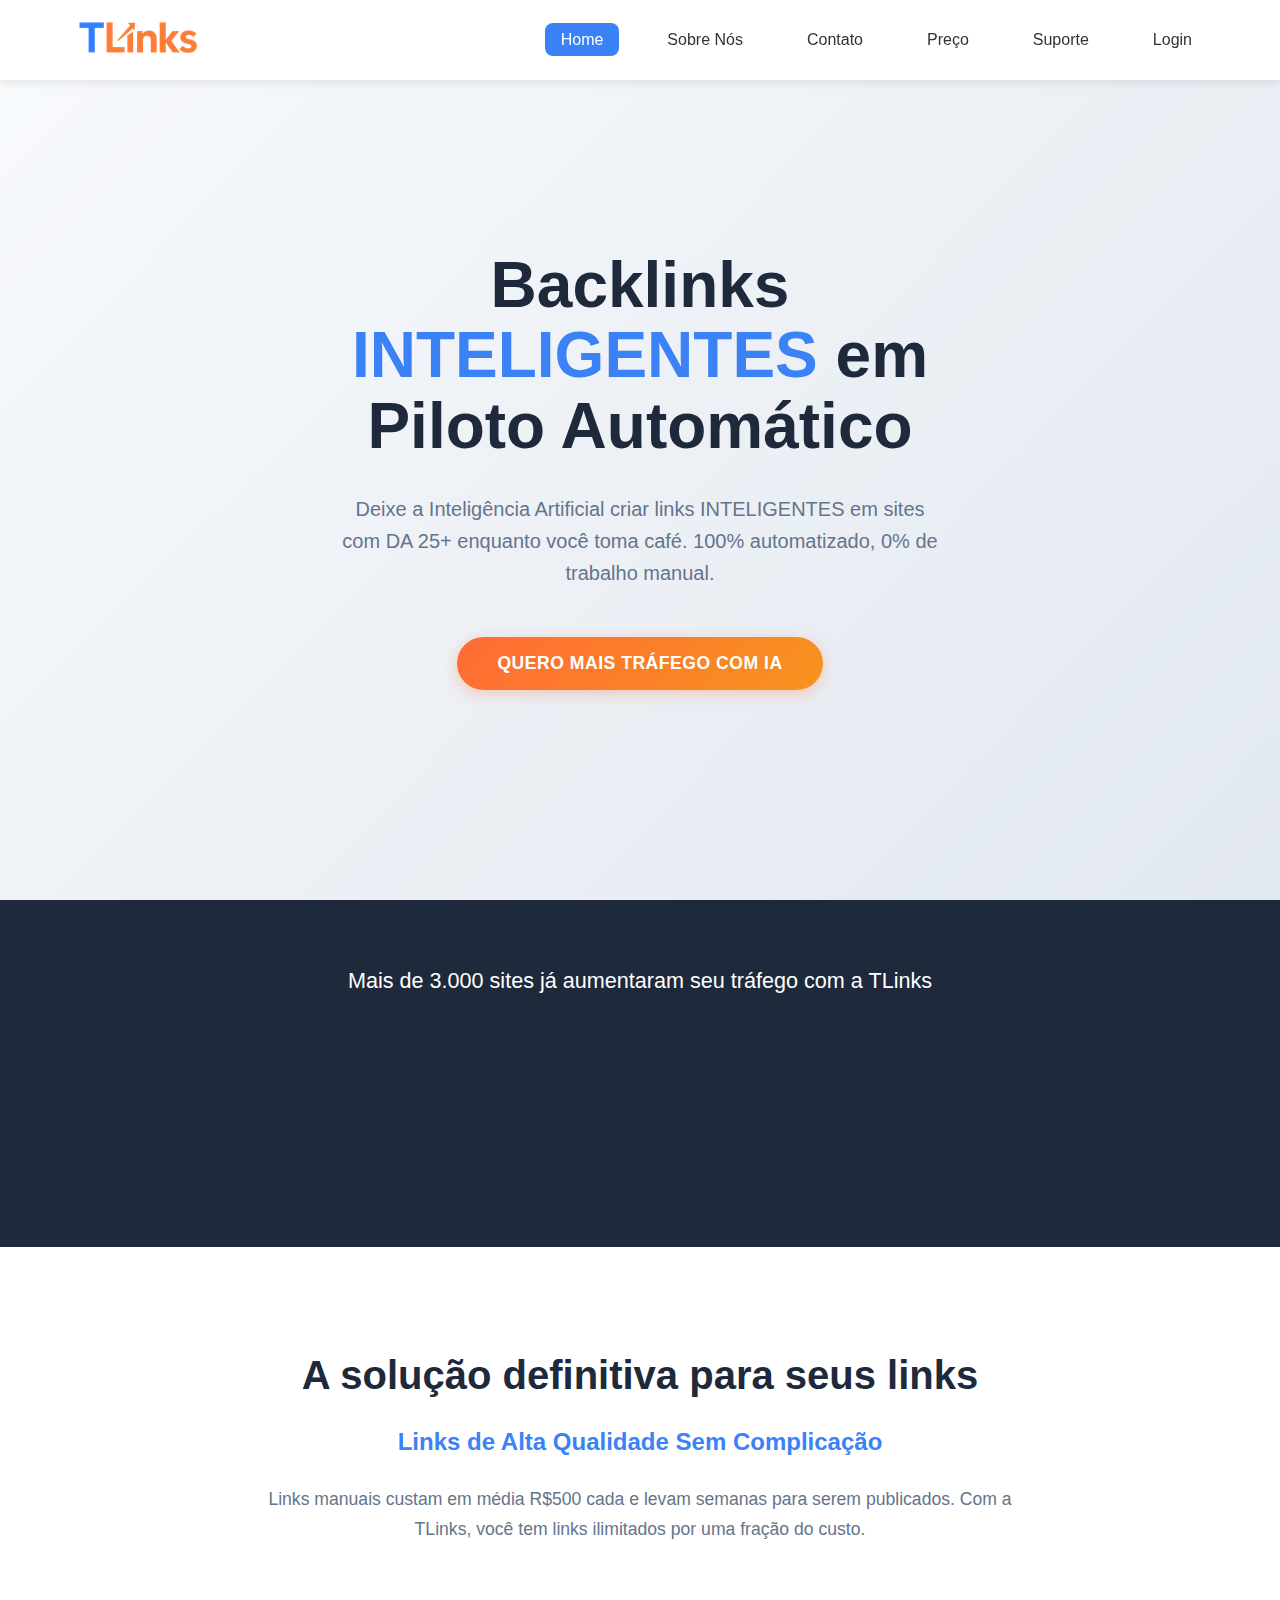
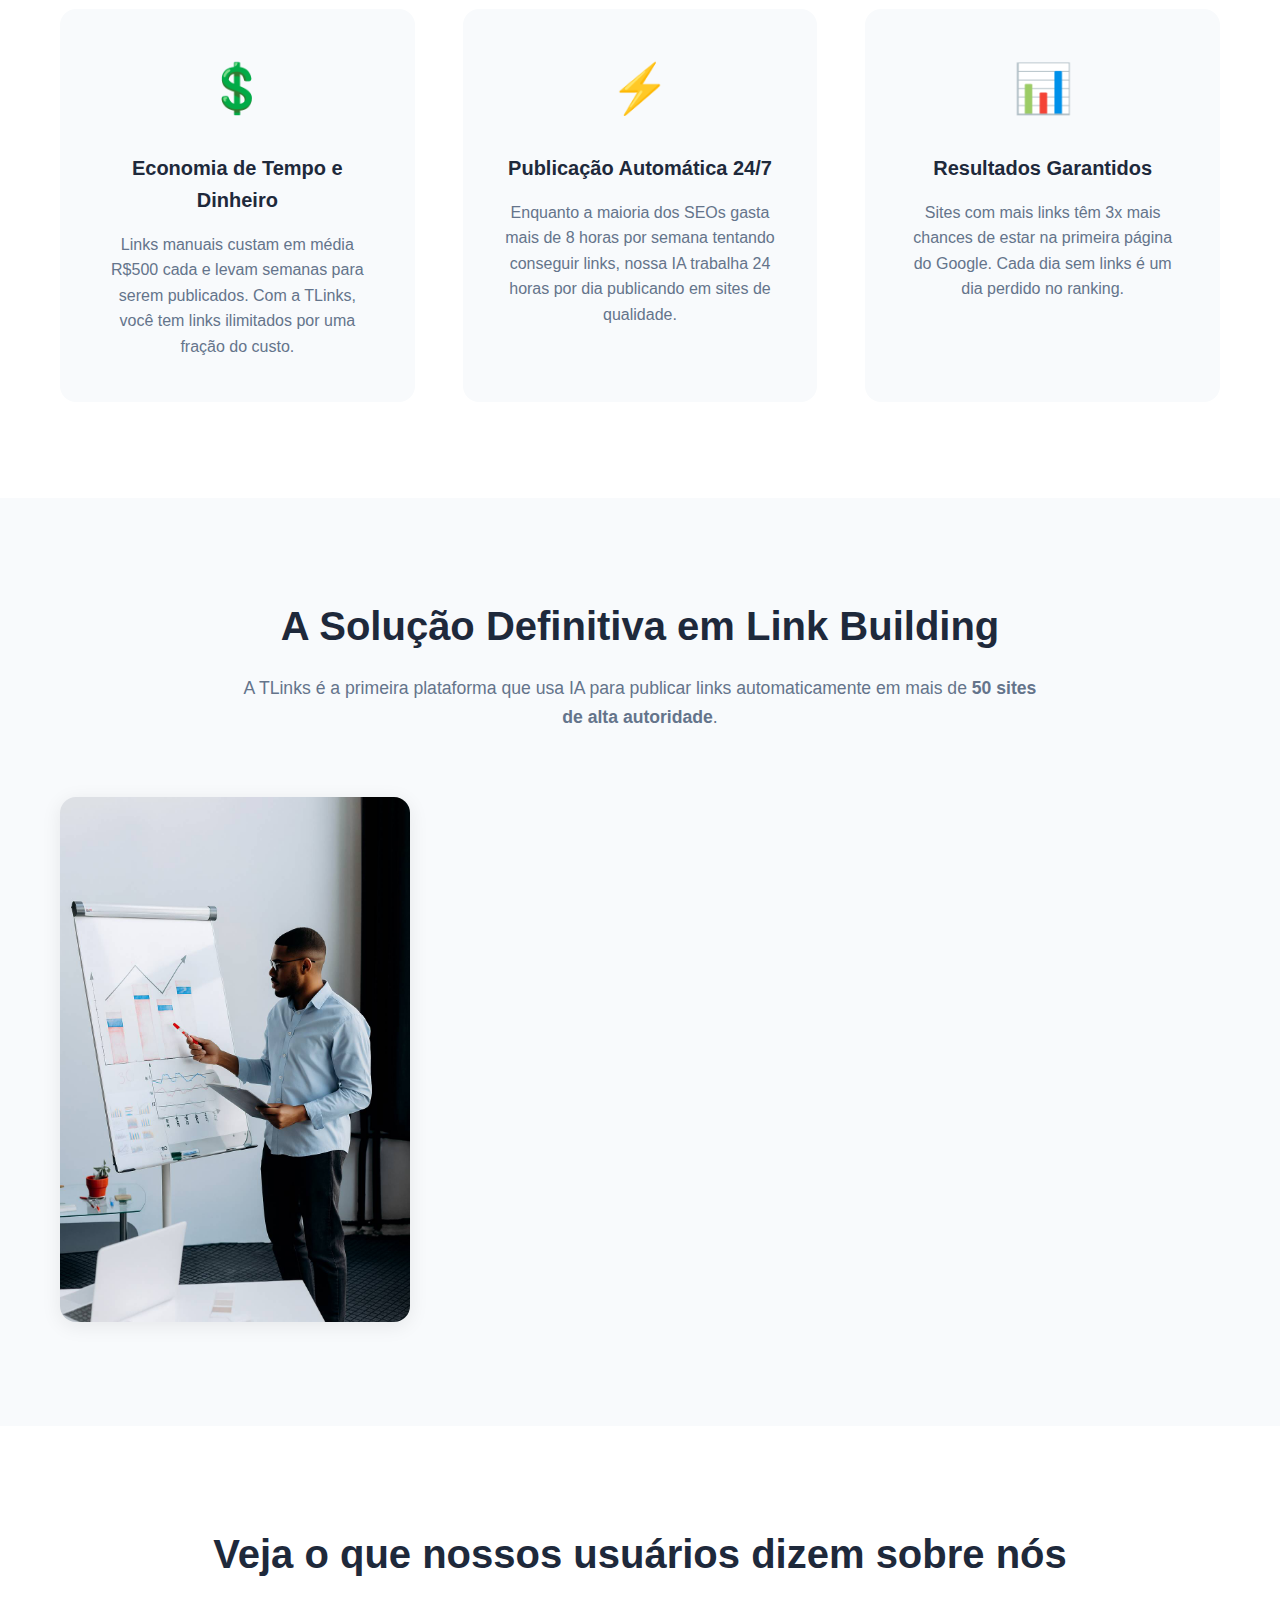
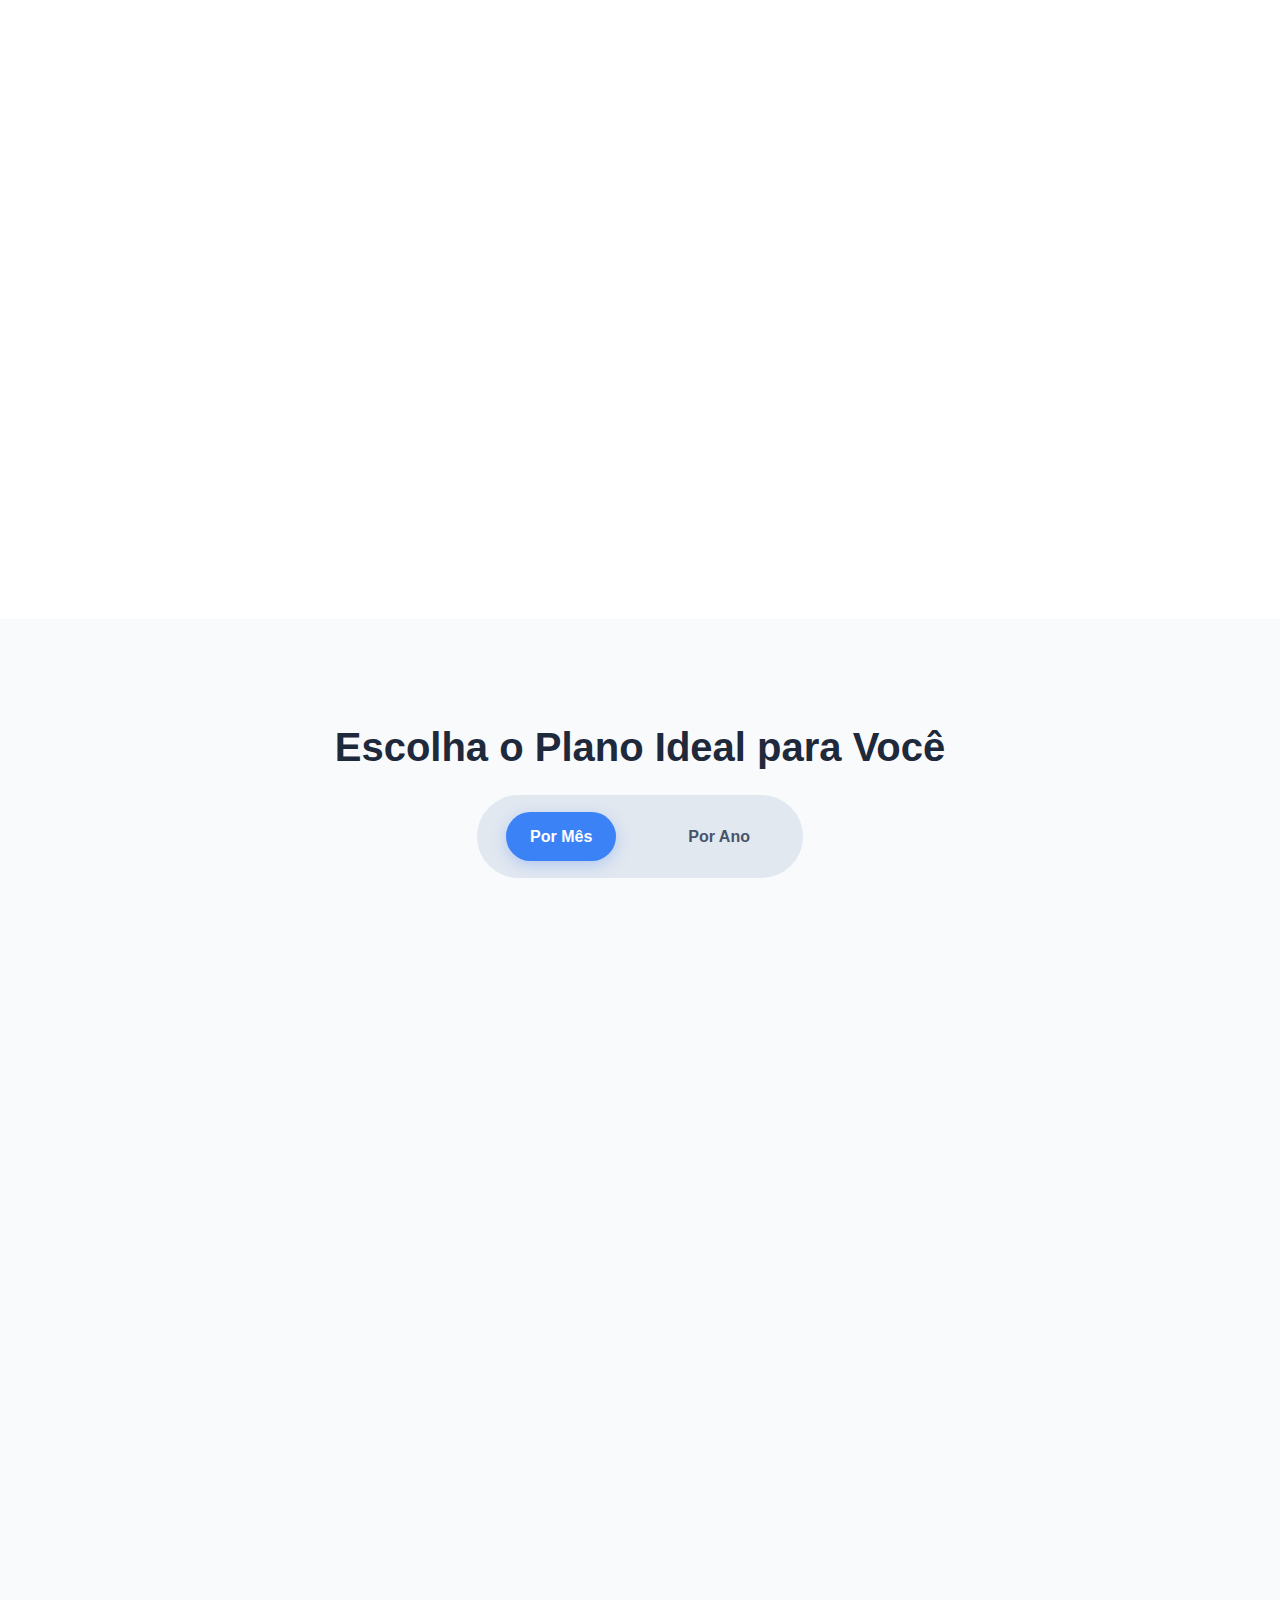
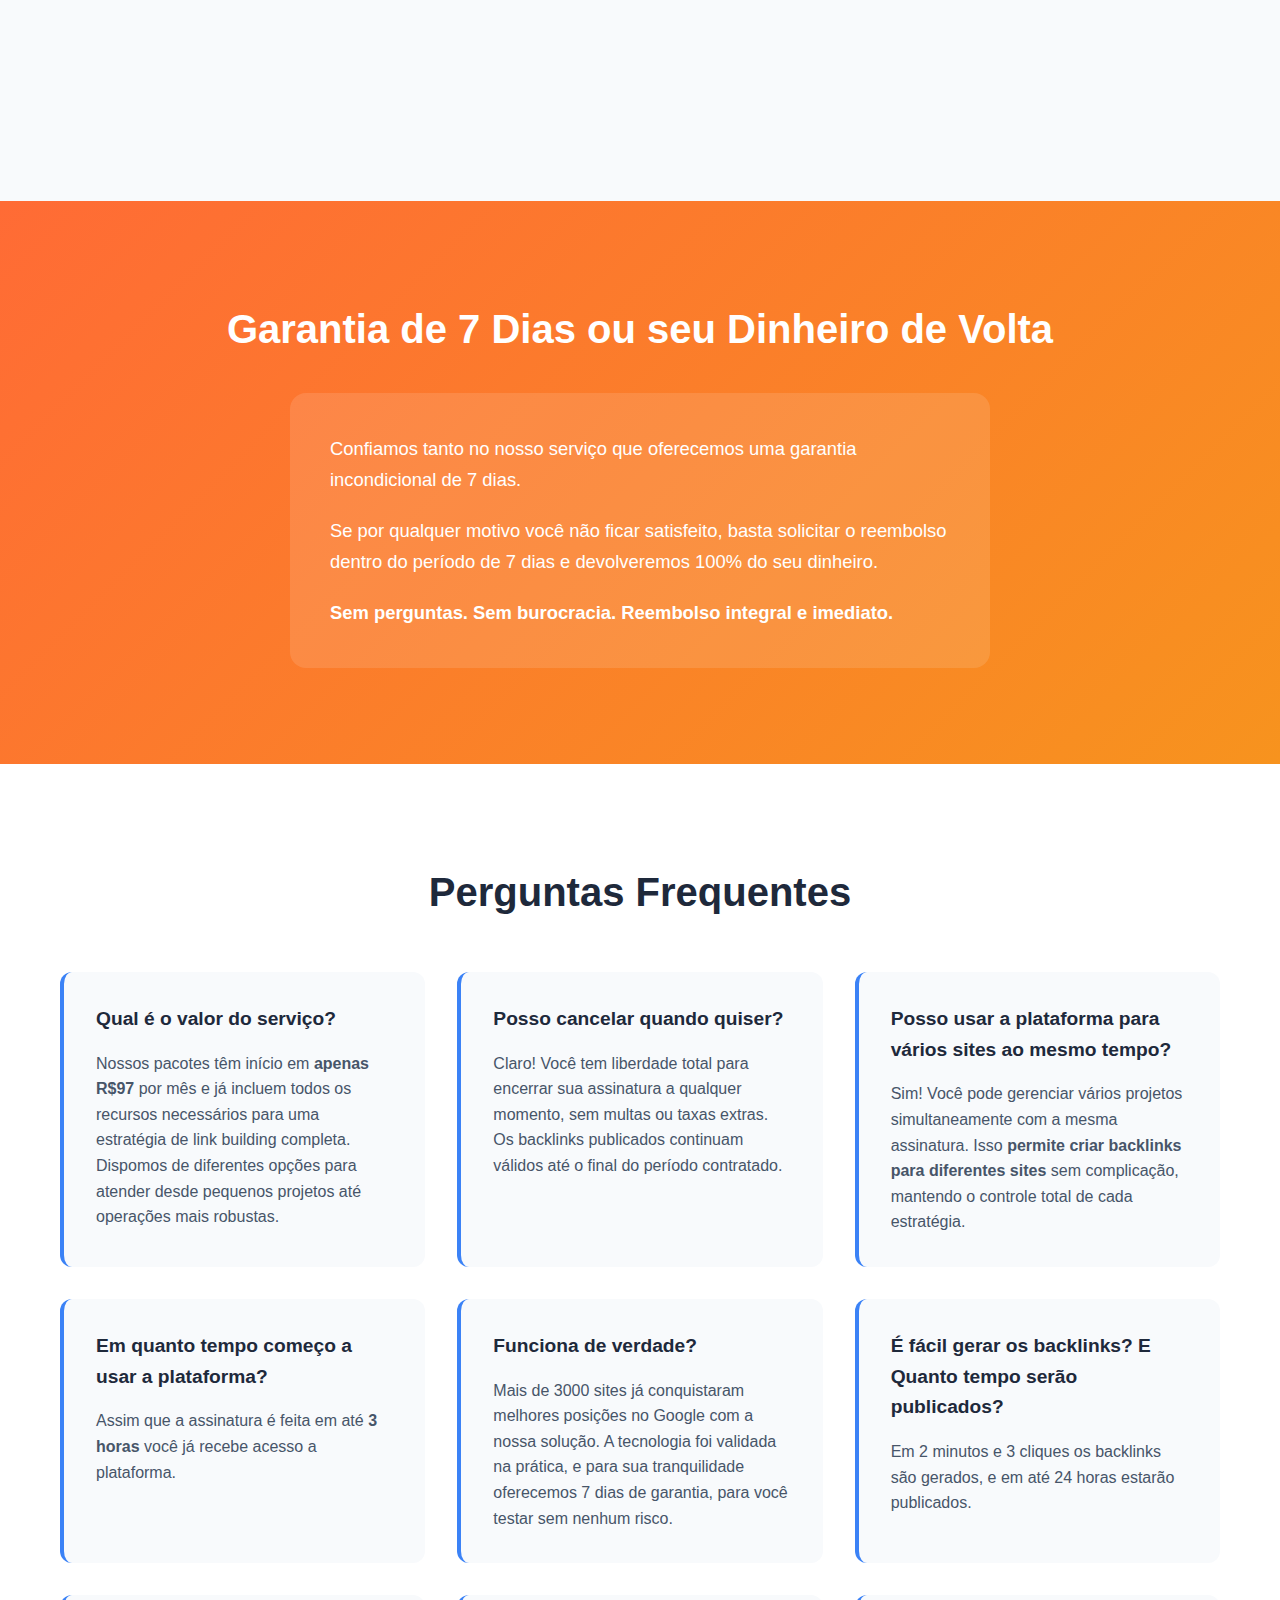
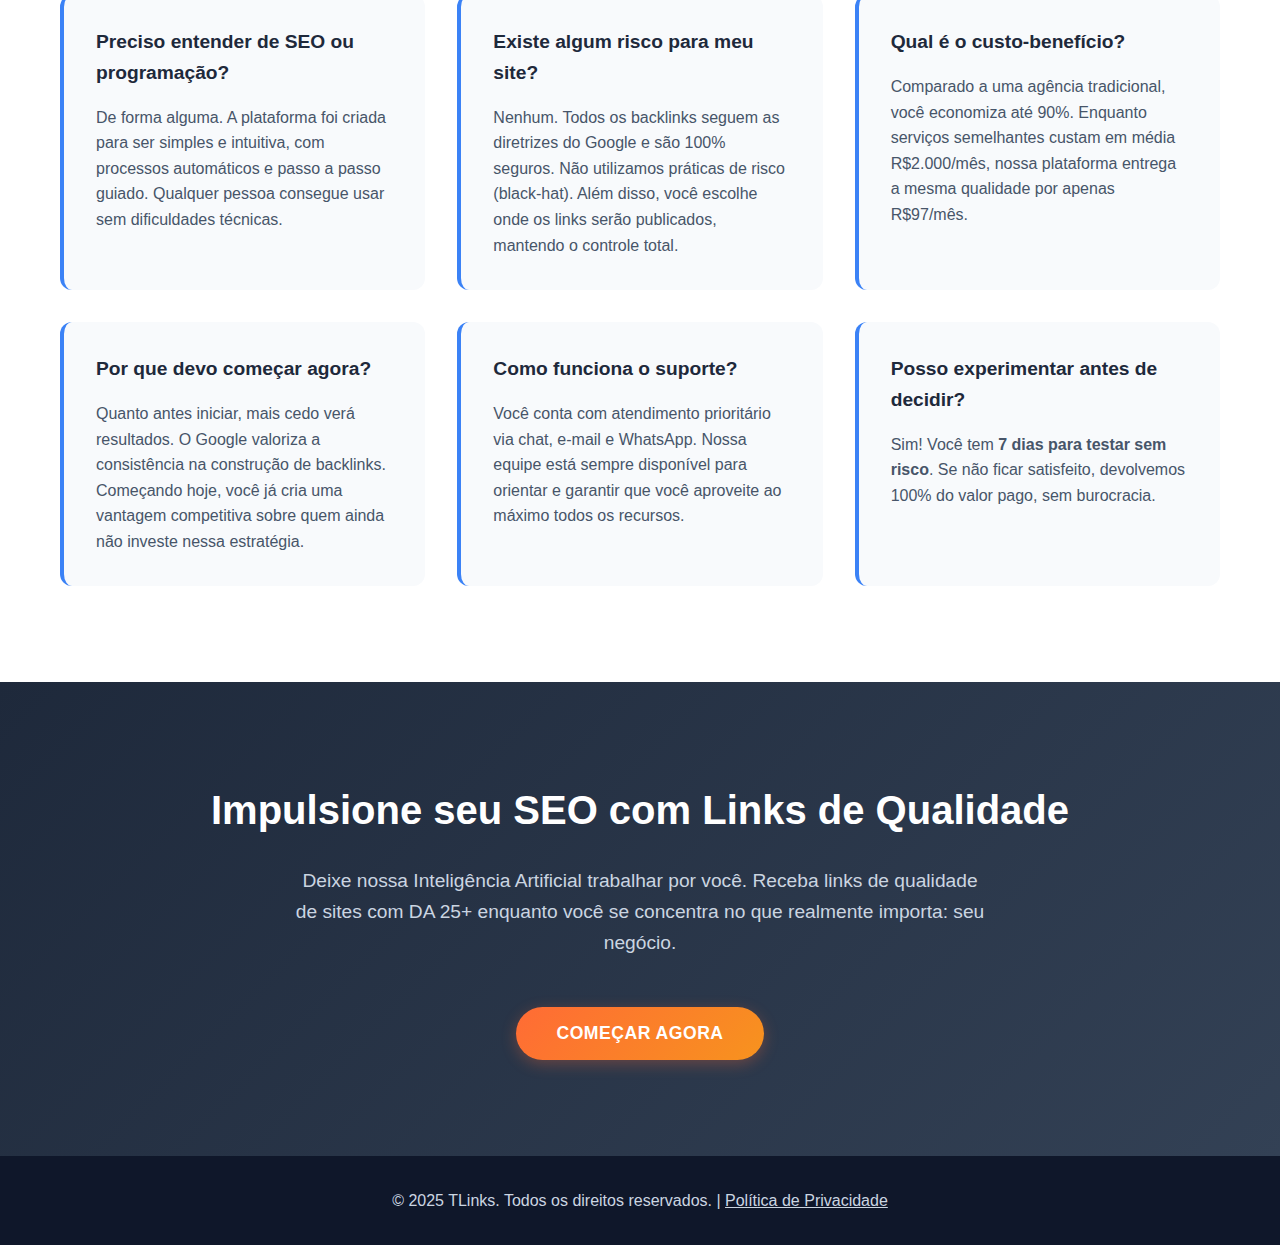
<file: index.html>
<!DOCTYPE html>
<html lang="pt-BR">
<head>
    <meta charset="UTF-8">
    <meta name="viewport" content="width=device-width, initial-scale=1.0">
    <title>TLinks - Links Inteligentes com IA | Aumente seu Tráfego Orgânico</title>
    <link rel="stylesheet" href="styles.css">
</head>
<body>
    <!-- Header -->
    <header class="header">
        <nav class="navbar">
            <div class="logo">
                <a href="https://tlinks.com.br"><img src="tlinks.png" alt="TLinks" class="logo-img"></a>
            </div>
            <!-- Dentro do .navbar, antes do .nav-menu -->
            <button class="menu-toggle" aria-label="Abrir menu">&#9776;</button>

            <ul class="nav-menu">
                <li><a href="https://tlinks.com.br" class="nav-link active">Home</a></li>
                <li><a href="https://tlinks.com.br/sobre-nos" class="nav-link">Sobre Nós</a></li>
                <li><a href="https://tlinks.com.br/contato" class="nav-link">Contato</a></li>
                <li><a href="https://tlinks.com.br/precos" class="nav-link">Preço</a></li>
                <li><a href="https://tlinks.com.br/suporte" class="nav-link">Suporte</a></li>
                <li><a href="https://app.tlinks.com.br/login" target="_blank" class="nav-link">Login</a></li>
            </ul>
        </nav>
    </header>

    <!-- Hero Section -->
    <section class="hero">
        <div class="container">
            <h1 class="hero-title">
                Backlinks<br>
                <span class="highlight">INTELIGENTES</span> em<br>
                Piloto Automático
            </h1>
            <p class="hero-subtitle">
                Deixe a Inteligência Artificial criar links INTELIGENTES em sites com DA 25+ enquanto você toma café. 100% automatizado, 0% de trabalho manual.
            </p>
            <button class="cta-button" id="scrollToPlanos">QUERO MAIS TRÁFEGO COM IA</button>

        </div>
    </section>

    <!-- Stats Section -->
    <section class="stats">
        <div class="container">
            <p class="stats-intro">Mais de 3.000 sites já aumentaram seu tráfego com a TLinks</p>
            <div class="stats-grid">
                <div class="stat-item">
                    <h3 class="stat-number">3000+</h3>
                    <p class="stat-label">Sites Atendidos</p>
                </div>
                <div class="stat-item">
                    <h3 class="stat-number">48000+</h3>
                    <p class="stat-label">Links Gerados</p>
                </div>
                <div class="stat-item">
                    <h3 class="stat-number">300%</h3>
                    <p class="stat-label">Média de Aumento<br>no Tráfego</p>
                </div>
            </div>
        </div>
    </section>






    <!-- Features Section -->
    <section class="features">
        <div class="container">
            <h2 class="section-title">A solução definitiva para seus links</h2>
            <h3 class="section-subtitle">Links de Alta Qualidade Sem Complicação</h3>
            <p class="section-description">
                Links manuais custam em média R$500 cada e levam semanas para serem publicados. Com a TLinks, você tem links ilimitados por uma fração do custo.
            </p>






<div class="features-grid">
                <div class="feature-card">
                    <div class="feature-icon">💲</div>
                    <h4 class="feature-title">Economia de Tempo e Dinheiro</h4>
                    <p class="feature-description">
                        Links manuais custam em média R$500 cada e levam semanas para serem publicados. Com a TLinks, você tem links ilimitados por uma fração do custo.
                    </p>
                </div>

                <div class="feature-card">
                    <div class="feature-icon">⚡</div>
                    <h4 class="feature-title">Publicação Automática 24/7</h4>
                    <p class="feature-description">
                        Enquanto a maioria dos SEOs gasta mais de 8 horas por semana tentando conseguir links, nossa IA trabalha 24 horas por dia publicando em sites de qualidade.
                    </p>
                </div>

                <div class="feature-card">
                    <div class="feature-icon">📊</div>
                    <h4 class="feature-title">Resultados Garantidos</h4>
                    <p class="feature-description">
                        Sites com mais links têm 3x mais chances de estar na primeira página do Google. Cada dia sem links é um dia perdido no ranking.
                    </p>
                </div>
            </div>





        </div>
    </section>

    <!-- Solution Section -->
    <section class="solution">
        <div class="container">
            <h2 class="section-title">A Solução Definitiva em Link Building</h2>
            <p class="section-description">
                A TLinks é a primeira plataforma que usa IA para publicar links automaticamente em mais de <b>50 sites de alta autoridade</b>.
            </p>

            <div class="solution-flex">
                <div class="solution-image">
                    <img src="images/analista-seo.jpg" alt="IA Link Building" />
                </div>
                <div class="solution-blocks">
                    <div class="solution-item">
                        <h4 class="solution-title">Piloto Automático</h4>
                        <p class="solution-description">
                            Assim como um piloto automático dirige seu carro, nossa IA publica seus links enquanto você foca no que realmente importa.
                        </p>
                    </div>
                    <div class="solution-item">
                        <h4 class="solution-title">Time de SEO Virtual</h4>
                        <p class="solution-description">
                            É como ter um time de SEO trabalhando para você 24/7, mas sem o custo e a demora de processos manuais.
                        </p>
                    </div>

                </div>
            </div>
        </div>

    </section>

    <!-- Testimonials Section -->
    <section class="testimonials">
        <div class="container">
            <h2 class="section-title">Veja o que nossos usuários dizem sobre nós</h2>
            <div class="testimonials-grid">
                <div class="testimonial-item">
                    <p class="testimonial-text">
                        Incrível! Em apenas 2 meses usando a TLinks, conseguimos triplicar nosso tráfego orgânico. A ferramenta é simplesmente genial - você coloca pra rodar e ela faz todo o trabalho pesado. Melhor investimento que já fiz pro meu negócio!
                    </p>
                    <div class="testimonial-author">
                        <img src="images/Magno-Silveira.png" alt="Ricardo Silveira" class="author-photo">
                        <h5 class="author-name">Magno Silveira</h5>
                        <p class="author-title">Dono da AgênciaWeb</p>
                    </div>
                </div>
                <div class="testimonial-item">
                    <p class="testimonial-text">
                        Eu gastava uma fortuna com link building manual. Com a TLinks, consigo os mesmos resultados por uma fração do custo. O mais impressionante é que a qualidade dos sites é excepcional. Recomendo de olhos fechados!
                    </p>
                    <div class="testimonial-author">
                        <img src="images/Roberto-Santos.png" alt="Paulo Santos" class="author-photo">
                        <h5 class="author-name">Roberto Santos</h5>
                        <p class="author-title">Especialista em SEO</p>
                    </div>
                </div>
                <div class="testimonial-item">
                    <p class="testimonial-text">
                        Finalmente uma solução que realmente funciona! Já testei várias ferramentas de links, mas a TLinks é outro nível. Em 3 meses, meu site saiu da página 5 para a primeira página do Google. Resultados impressionantes!
                    </p>
                    <div class="testimonial-author">
                        <img src="images/Michel-Fraga.png" alt="Carlos Eduardo" class="author-photo">
                        <h5 class="author-name">Michel Fraga</h5>
                        <p class="author-title">Empreendedor Digital</p>
                    </div>
                </div>
            </div>
        </div>
    </section>

<!-- Pricing Section -->
    <section class="pricing-section" id="planos">
        <div class="container">
            <h2 class="section-title">Escolha o Plano Ideal para Você</h2>

            <!-- Billing Toggle -->
            <div class="billing-toggle">
                <label class="toggle-label">
                    <input type="radio" name="billing" value="monthly" checked>
                    <span class="toggle-text">Por Mês</span>
                </label>
                <label class="toggle-label">
                    <input type="radio" name="billing" value="yearly">
                    <span class="toggle-text">Por Ano</span>
                </label>
            </div>

            <!-- Pricing Cards -->
            <div class="pricing-grid" id="pricingGrid">
                <div class="pricing-card">
                    <div class="plan-header">
                        <h3 class="plan-name">Starter</h3>
                        <div class="plan-price">
                            <span class="currency">R$</span>
                            <span class="amount" data-monthly="97" data-yearly="970">97</span>
                            <span class="period">/mês</span>
                        </div>
                        <p class="plan-description">Ideal para pequenos sites e blogs</p>
                    </div>

                    <div class="plan-features">
                        <ul class="features-list">
                            <li class="feature-item"><b>20 Backlinks por mês</b></li>
                            <li class="feature-item">Sites com DA 25+</li>
                            <li class="feature-item">Relatórios básicos</li>
                            <li class="feature-item">Suporte por email</li>
                        </ul>
                    </div>
                    <button onclick="window.open('https://hotmart.com/pt-br', '_blank')" class="plan-button">
                      Escolher Plano
                    </button>
                </div>

                <div class="pricing-card">
                    <div class="popular-badge2">Mais Popular</div>
                    <div class="plan-header">
                        <h3 class="plan-name">Professional</h3>
                        <div class="plan-price">
                            <span class="currency">R$</span>
                            <span class="amount" data-monthly="147" data-yearly="1470">147</span>
                            <span class="period">/mês</span>
                        </div>
                        <p class="plan-description">Perfeito para empresas em crescimento</p>
                    </div>

                    <div class="plan-features">
                        <ul class="features-list">
                            <li class="feature-item"><b>50 Backlinks por mês</b></li>
                            <li class="feature-item">Sites com DA 25+</li>
                            <li class="feature-item">Relatórios avançados</li>
                            <li class="feature-item">Suporte prioritário</li>
                        </ul>
                    </div>

                    <button onclick="window.open('https://hotmart.com/pt-br', '_blank')" class="plan-button">
                      Escolher Plano
                    </button>
                </div>

                <div class="pricing-card featured">
                    <div class="limited-badge">Por Tempo Limitado</div>
                    <div class="plan-header">
                        <h3 class="plan-name">Enterprise</h3>
                        <div class="plan-price">
                            <span class="currency">R$</span>
                            <span class="amount" data-monthly="197" data-yearly="1970">197</span>
                            <span class="period">/mês</span>
                        </div>
                        <p class="plan-description">Para grandes empresas e agências</p>
                    </div>

                    <div class="plan-features">
                        <ul class="features-list">
                            <li class="feature-item"><b>Backlinks ilimitados</b></li>
                            <li class="feature-item">Sites com DA 25+</li>
                            <li class="feature-item">Relatórios personalizados</li>
                            <li class="feature-item">Suporte 24/7</li>
                            <li class="feature-item">Gerente de conta dedicado</li>

                        </ul>
                    </div>

                    <button onclick="window.open('https://hotmart.com/pt-br', '_blank')" class="plan-button">
                      Escolher Plano
                    </button>
                </div>
            </div>
        </div>
    </section>

    <!-- FAQ Section -->


    <section class="garantia-section" id="garantia" style="background: linear-gradient(135deg, #ff6b35 0%, #f7931e 100%); padding: 6rem 0;">
        <div class="container">
            <h2 class="section-title" style="color: #fff; margin-bottom: 2rem;">Garantia de 7 Dias ou seu Dinheiro de Volta</h2>
            <div style="background: rgba(255,255,255,0.12); border-radius: 16px; padding: 2.5rem; max-width: 700px; margin: 0 auto;">
                <p style="color: #fff; font-size: 1.15rem; line-height: 1.7; margin-bottom: 1.2rem;">
                    Confiamos tanto no nosso serviço que oferecemos uma garantia incondicional de 7 dias.
                </p>
                <p style="color: #fff; font-size: 1.15rem; line-height: 1.7; margin-bottom: 1.2rem;">
                    Se por qualquer motivo você não ficar satisfeito, basta solicitar o reembolso dentro do período de 7 dias e devolveremos 100% do seu dinheiro.
                </p>
                <p style="color: #fff; font-size: 1.15rem; line-height: 1.7; font-weight: 600;">
                    Sem perguntas. Sem burocracia. Reembolso integral e imediato.
                </p>
            </div>
        </div>
    </section>

    <!-- FAQ Section -->
    <section class="faq-section">
        <div class="container">
            <h2 class="section-title">Perguntas Frequentes</h2>
            <div class="faq-content">
                <div class="faq-item">
                    <h4 class="faq-question">Qual é o valor do serviço?</h4>
                    <p class="faq-answer">
                        Nossos pacotes têm início em <b>apenas R$97</b> por mês e já incluem todos os recursos necessários para uma estratégia de link building completa. Dispomos de diferentes opções para atender desde pequenos projetos até operações mais robustas.
                    </p>
                </div>

                <div class="faq-item">
                    <h4 class="faq-question">Posso cancelar quando quiser?</h4>
                    <p class="faq-answer">
                        Claro! Você tem liberdade total para encerrar sua assinatura a qualquer momento, sem multas ou taxas extras. Os backlinks publicados continuam válidos até o final do período contratado.
                    </p>
                </div>
                <div class="faq-item">
                    <h4 class="faq-question">Posso usar a plataforma para vários sites ao mesmo tempo?</h4>
                    <p class="faq-answer">
                        Sim! Você pode gerenciar vários projetos simultaneamente com a mesma assinatura. Isso <b>permite criar backlinks para diferentes sites</b> sem complicação, mantendo o controle total de cada estratégia.
                    </p>
                </div>
                <div class="faq-item">
                    <h4 class="faq-question">Em quanto tempo começo a usar a plataforma?</h4>
                    <p class="faq-answer">
                        Assim que a assinatura é feita em até <b>3 horas</b> você já recebe acesso a plataforma.
                    </p>
                </div>
                <div class="faq-item">
                    <h4 class="faq-question">Funciona de verdade?</h4>
                    <p class="faq-answer">
                        Mais de 3000 sites já conquistaram melhores posições no Google com a nossa solução. A tecnologia foi validada na prática, e para sua tranquilidade oferecemos 7 dias de garantia, para você testar sem nenhum risco.
                    </p>
                </div>
                <div class="faq-item">
                    <h4 class="faq-question">É fácil gerar os backlinks? E Quanto tempo serão publicados?</h4>
                    <p class="faq-answer">
                        Em 2 minutos e 3 cliques os backlinks são gerados, e em até 24 horas estarão publicados.
                    </p>
                </div>
                <div class="faq-item">
                    <h4 class="faq-question">Preciso entender de SEO ou programação?</h4>
                    <p class="faq-answer">
                        De forma alguma. A plataforma foi criada para ser simples e intuitiva, com processos automáticos e passo a passo guiado. Qualquer pessoa consegue usar sem dificuldades técnicas.
                    </p>
                </div>
                <div class="faq-item">
                    <h4 class="faq-question">Existe algum risco para meu site?</h4>
                    <p class="faq-answer">
                        Nenhum. Todos os backlinks seguem as diretrizes do Google e são 100% seguros. Não utilizamos práticas de risco (black-hat). Além disso, você escolhe onde os links serão publicados, mantendo o controle total.
                    </p>
                </div>
                <div class="faq-item">
                    <h4 class="faq-question">Qual é o custo-benefício?</h4>
                    <p class="faq-answer">
                        Comparado a uma agência tradicional, você economiza até 90%. Enquanto serviços semelhantes custam em média R$2.000/mês, nossa plataforma entrega a mesma qualidade por apenas R$97/mês.
                    </p>
                </div>
                <div class="faq-item">
                    <h4 class="faq-question">Por que devo começar agora?</h4>
                    <p class="faq-answer">
                        Quanto antes iniciar, mais cedo verá resultados. O Google valoriza a consistência na construção de backlinks. Começando hoje, você já cria uma vantagem competitiva sobre quem ainda não investe nessa estratégia.
                    </p>
                </div>
                <div class="faq-item">
                    <h4 class="faq-question">Como funciona o suporte?</h4>
                    <p class="faq-answer">
                        Você conta com atendimento prioritário via chat, e-mail e WhatsApp. Nossa equipe está sempre disponível para orientar e garantir que você aproveite ao máximo todos os recursos.
                    </p>
                </div>
                <div class="faq-item">
                    <h4 class="faq-question">Posso experimentar antes de decidir?</h4>
                    <p class="faq-answer">
                        Sim! Você tem <b>7 dias para testar sem risco</b>. Se não ficar satisfeito, devolvemos 100% do valor pago, sem burocracia.
                    </p>
                </div>
            </div>
        </div>
    </section>

    <!-- CTA Section -->
    <section class="cta-section">
        <div class="container">
            <h2 class="cta-title">Impulsione seu SEO com Links de Qualidade</h2>
            <p class="cta-description">
                Deixe nossa Inteligência Artificial trabalhar por você. Receba links de qualidade de sites com DA 25+ enquanto você se concentra no que realmente importa: seu negócio.
            </p>
            <button onclick="window.location.href='https://tlinks.com.br/precos'" class="cta-button">COMEÇAR AGORA</button>
        </div>
    </section>

    <!-- Footer -->
    <footer class="footer">
        <div class="container">
        <p>&copy; 2025 TLinks. Todos os direitos reservados. | <a style="color:#cbd5e1" href="politica-de-privacidade.html">Política de Privacidade</a></p>
        </div>
    </footer>


    <script>
        document.querySelector('.menu-toggle').addEventListener('click', function() {
            document.querySelector('.nav-menu').classList.toggle('active');
        });

        document.getElementById('scrollToPlanos').addEventListener('click', function() {
        document.getElementById('planos').scrollIntoView({ behavior: 'smooth' });
    });
    </script>



    <script src="script.js"></script>
</body>
</html>
</file>
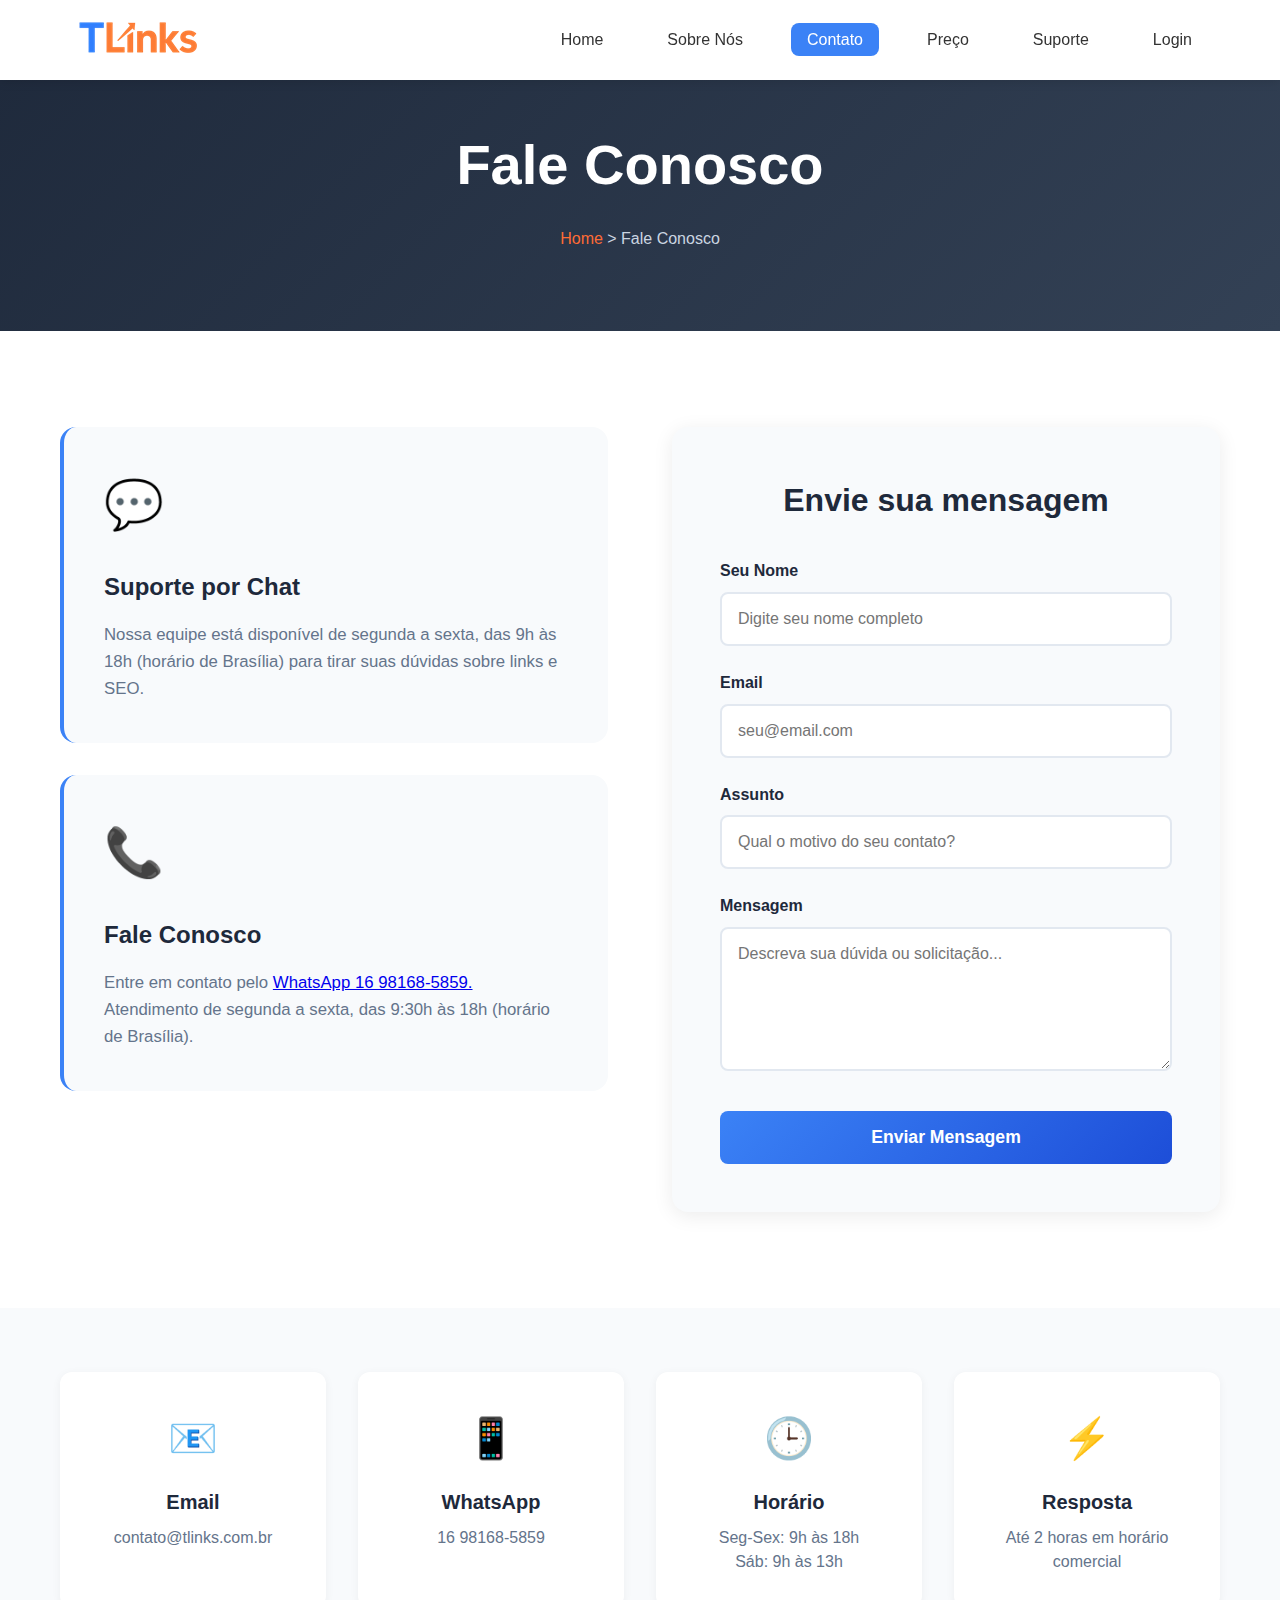
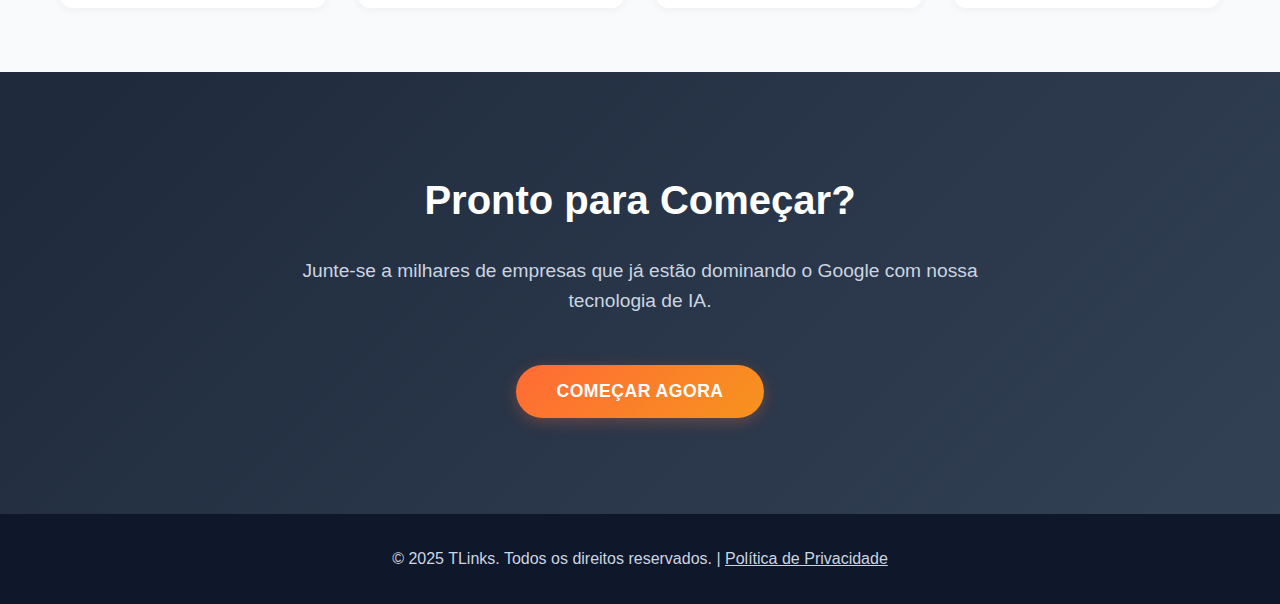
<file: contato.html>
<!DOCTYPE html>
<html lang="pt-BR">
<head>
    <meta charset="UTF-8">
    <meta name="viewport" content="width=device-width, initial-scale=1.0">
    <title>Fale Conosco - TLinks</title>
    <link rel="stylesheet" href="styles.css">
    <link rel="stylesheet" href="contato.css">
</head>
<body>
    <!-- Header -->
    <header class="header">
        <nav class="navbar">
            <div class="logo">
                <div class="logo">
                <a href="https://tlinks.com.br"><img src="tlinks.png" alt="TLinks" class="logo-img"></a>
            </div>
            </div>
            <button class="menu-toggle">&#9776;</button>
            <ul class="nav-menu">
                <li><a href="index.html" class="nav-link">Home</a></li>
                <li><a href="sobre-nos.html" class="nav-link">Sobre Nós</a></li>
                <li><a href="contato.html" class="nav-link active">Contato</a></li>
                <li><a href="precos.html" class="nav-link">Preço</a></li>
                <li><a href="suporte.html" class="nav-link">Suporte</a></li>
                <li><a href="https://app.tlinks.com.br/login" target="_blank" class="nav-link">Login</a></li>
            </ul>
        </nav>
    </header>

    <!-- Hero Section -->
    <section class="page-hero">
        <div class="container">
            <h1 class="page-title">Fale Conosco</h1>
            <nav class="breadcrumb">
                <a href="index.html">Home</a> > Fale Conosco
            </nav>
        </div>
    </section>

    <!-- Contact Section -->
    <section class="contact-section">
        <div class="container">
            <div class="contact-grid">
                <!-- Support Options -->
                <div class="support-options">
                    <div class="support-card">
                        <div class="support-icon">💬</div>
                        <h3 class="support-title">Suporte por Chat</h3>
                        <p class="support-description">
                            Nossa equipe está disponível de segunda a sexta, das 9h às 18h (horário de Brasília) para tirar suas dúvidas sobre links e SEO.
                        </p>
                    </div>
                    
                    <div class="support-card">
                        <div class="support-icon">📞</div>
                        <h3 class="support-title">Fale Conosco</h3>
                        <p class="support-description">
                            Entre em contato pelo <a href="https://web.whatsapp.com/send?phone=5516981685859" class="whatsapp-button" target="_blank">
                        WhatsApp 16 98168-5859. </a> Atendimento de segunda a sexta, das 9:30h às 18h (horário de Brasília).
                        </p>
                    </div>
                </div>

                <!-- Contact Form -->
                <div class="contact-form-container">
                    <h2 class="form-title">Envie sua mensagem</h2>
                    <form class="contact-form" id="contactForm">
                        <div class="form-group">
                            <label for="name" class="form-label">Seu Nome</label>
                            <input 
                                type="text" 
                                id="name" 
                                name="name" 
                                class="form-input" 
                                placeholder="Digite seu nome completo"
                                required
                            >
                        </div>

                        <div class="form-group">
                            <label for="email" class="form-label">Email</label>
                            <input 
                                type="email" 
                                id="email" 
                                name="email" 
                                class="form-input" 
                                placeholder="seu@email.com"
                                required
                            >
                        </div>

                        <div class="form-group">
                            <label for="subject" class="form-label">Assunto</label>
                            <input 
                                type="text" 
                                id="subject" 
                                name="subject" 
                                class="form-input" 
                                placeholder="Qual o motivo do seu contato?"
                                required
                            >
                        </div>

                        <div class="form-group">
                            <label for="message" class="form-label">Mensagem</label>
                            <textarea 
                                id="message" 
                                name="message" 
                                class="form-textarea" 
                                placeholder="Descreva sua dúvida ou solicitação..."
                                rows="6"
                                required
                            ></textarea>
                        </div>

                        <button type="submit" class="submit-button" disabled>
                            Enviar Mensagem
                        </button>
                    </form>
                </div>
            </div>
        </div>
    </section>

    <!-- Contact Info Section -->
    <section class="contact-info-section">
        <div class="container">
            <div class="contact-info-grid">
                <div class="info-card">
                    <div class="info-icon">📧</div>
                    <h4 class="info-title">Email</h4>
                    <p class="info-text">contato@tlinks.com.br</p>
                </div>
                
                <div class="info-card">
                    <div class="info-icon">📱</div>
                    <h4 class="info-title">WhatsApp</h4>
                    <p class="info-text">16 98168-5859</p>
                </div>
                
                <div class="info-card">
                    <div class="info-icon">🕒</div>
                    <h4 class="info-title">Horário</h4>
                    <p class="info-text">Seg-Sex: 9h às 18h<br>Sáb: 9h às 13h</p>
                </div>
                
                <div class="info-card">
                    <div class="info-icon">⚡</div>
                    <h4 class="info-title">Resposta</h4>
                    <p class="info-text">Até 2 horas em horário comercial</p>
                </div>
            </div>
        </div>
    </section>

    <!-- CTA Section -->
    <section class="cta-section">
        <div class="container">
            <h2 class="cta-title">Pronto para Começar?</h2>
            <p class="cta-description">
                Junte-se a milhares de empresas que já estão dominando o Google com nossa tecnologia de IA.
            </p>
            <button onclick="window.location.href='https://tlinks.com.br/precos'" class="cta-button">COMEÇAR AGORA</button>

        </div>
    </section>

    <!-- Footer -->
    <footer class="footer">
        <div class="container">
        <p>&copy; 2025 TLinks. Todos os direitos reservados. | <a style="color:#cbd5e1" href="politica-de-privacidade.html">Política de Privacidade</a></p>
        </div>
    </footer>
    <script>
        document.querySelector('.menu-toggle').addEventListener('click', function() {
            document.querySelector('.nav-menu').classList.toggle('active');
        });
    </script>
    <script src="script.js"></script>
    <script src="contato.js"></script>
</body>
</html>
</file>
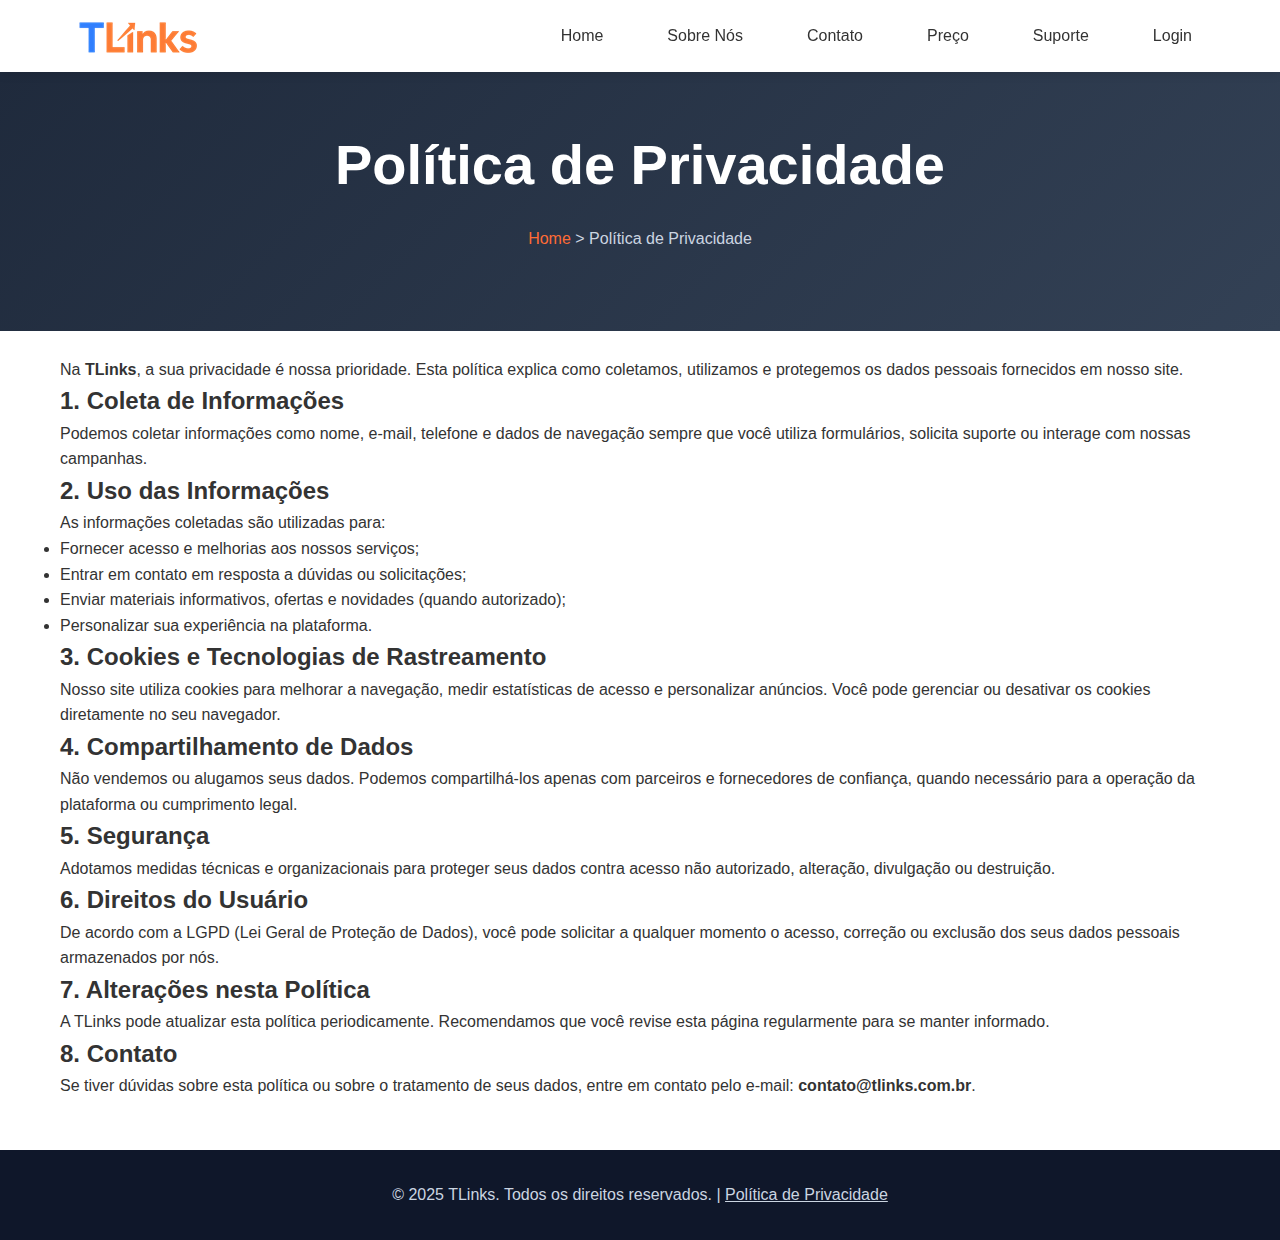
<file: politica-de-privacidade.html>
<html lang="pt-BR">
<head>
    <meta charset="UTF-8">
    <meta name="viewport" content="width=device-width, initial-scale=1.0">
    <title>Política de Privacidade | TLinks</title>
    <link rel="stylesheet" href="styles.css">
     <link rel="stylesheet" href="sobre-nos.css">
</head>
<body>
    <header class="header">
        <nav class="navbar">
            <div class="logo">
                <div class="logo">
                <a href="https://tlinks.com.br"><img src="tlinks.png" alt="TLinks" class="logo-img"></a>
            </div>
            </div>
            <button class="menu-toggle">&#9776;</button>
            <ul class="nav-menu">
                <li><a href="index.html" class="nav-link">Home</a></li>
                <li><a href="sobre-nos.html" class="nav-link">Sobre Nós</a></li>
                <li><a href="contato.html" class="nav-link">Contato</a></li>
                <li><a href="precos.html" class="nav-link">Preço</a></li>
                <li><a href="suporte.html" class="nav-link">Suporte</a></li>
                <li><a href="https://app.tlinks.com.br/login" target="_blank" class="nav-link">Login</a></li>
            </ul>
        </nav>
    </header>

<section class="page-hero">
        <div class="container">
            <h1 class="page-title">Política de Privacidade</h1>
            <nav class="breadcrumb">
                <a href="index.html">Home</a> > Política de Privacidade
            </nav>
        </div>
    </section>

<main class="container">
    <br>
    <p>Na <b>TLinks</b>, a sua privacidade é nossa prioridade. Esta política explica como coletamos, utilizamos e protegemos os dados pessoais fornecidos em nosso site.</p>

    <h2>1. Coleta de Informações</h2>
    <p>Podemos coletar informações como nome, e-mail, telefone e dados de navegação sempre que você utiliza formulários, solicita suporte ou interage com nossas campanhas.</p>

    <h2>2. Uso das Informações</h2>
    <p>As informações coletadas são utilizadas para:</p>
    <ul>
        <li>Fornecer acesso e melhorias aos nossos serviços;</li>
        <li>Entrar em contato em resposta a dúvidas ou solicitações;</li>
        <li>Enviar materiais informativos, ofertas e novidades (quando autorizado);</li>
        <li>Personalizar sua experiência na plataforma.</li>
    </ul>

    <h2>3. Cookies e Tecnologias de Rastreamento</h2>
    <p>Nosso site utiliza cookies para melhorar a navegação, medir estatísticas de acesso e personalizar anúncios. Você pode gerenciar ou desativar os cookies diretamente no seu navegador.</p>

    <h2>4. Compartilhamento de Dados</h2>
    <p>Não vendemos ou alugamos seus dados. Podemos compartilhá-los apenas com parceiros e fornecedores de confiança, quando necessário para a operação da plataforma ou cumprimento legal.</p>

    <h2>5. Segurança</h2>
    <p>Adotamos medidas técnicas e organizacionais para proteger seus dados contra acesso não autorizado, alteração, divulgação ou destruição.</p>

    <h2>6. Direitos do Usuário</h2>
    <p>De acordo com a LGPD (Lei Geral de Proteção de Dados), você pode solicitar a qualquer momento o acesso, correção ou exclusão dos seus dados pessoais armazenados por nós.</p>

    <h2>7. Alterações nesta Política</h2>
    <p>A TLinks pode atualizar esta política periodicamente. Recomendamos que você revise esta página regularmente para se manter informado.</p>

    <h2>8. Contato</h2>
    <p>Se tiver dúvidas sobre esta política ou sobre o tratamento de seus dados, entre em contato pelo e-mail: <b>contato@tlinks.com.br</b>.</p>
    <br><br>
</main>

<footer class="footer">
    <div class="container">
        <p>&copy; 2025 TLinks. Todos os direitos reservados. | <a style="color:#cbd5e1" href="politica-de-privacidade.html">Política de Privacidade</a></p>
    </div>
</footer>

    <script>
        document.querySelector('.menu-toggle').addEventListener('click', function() {
            document.querySelector('.nav-menu').classList.toggle('active');
        });
    </script>

</body>
</html>
</file>
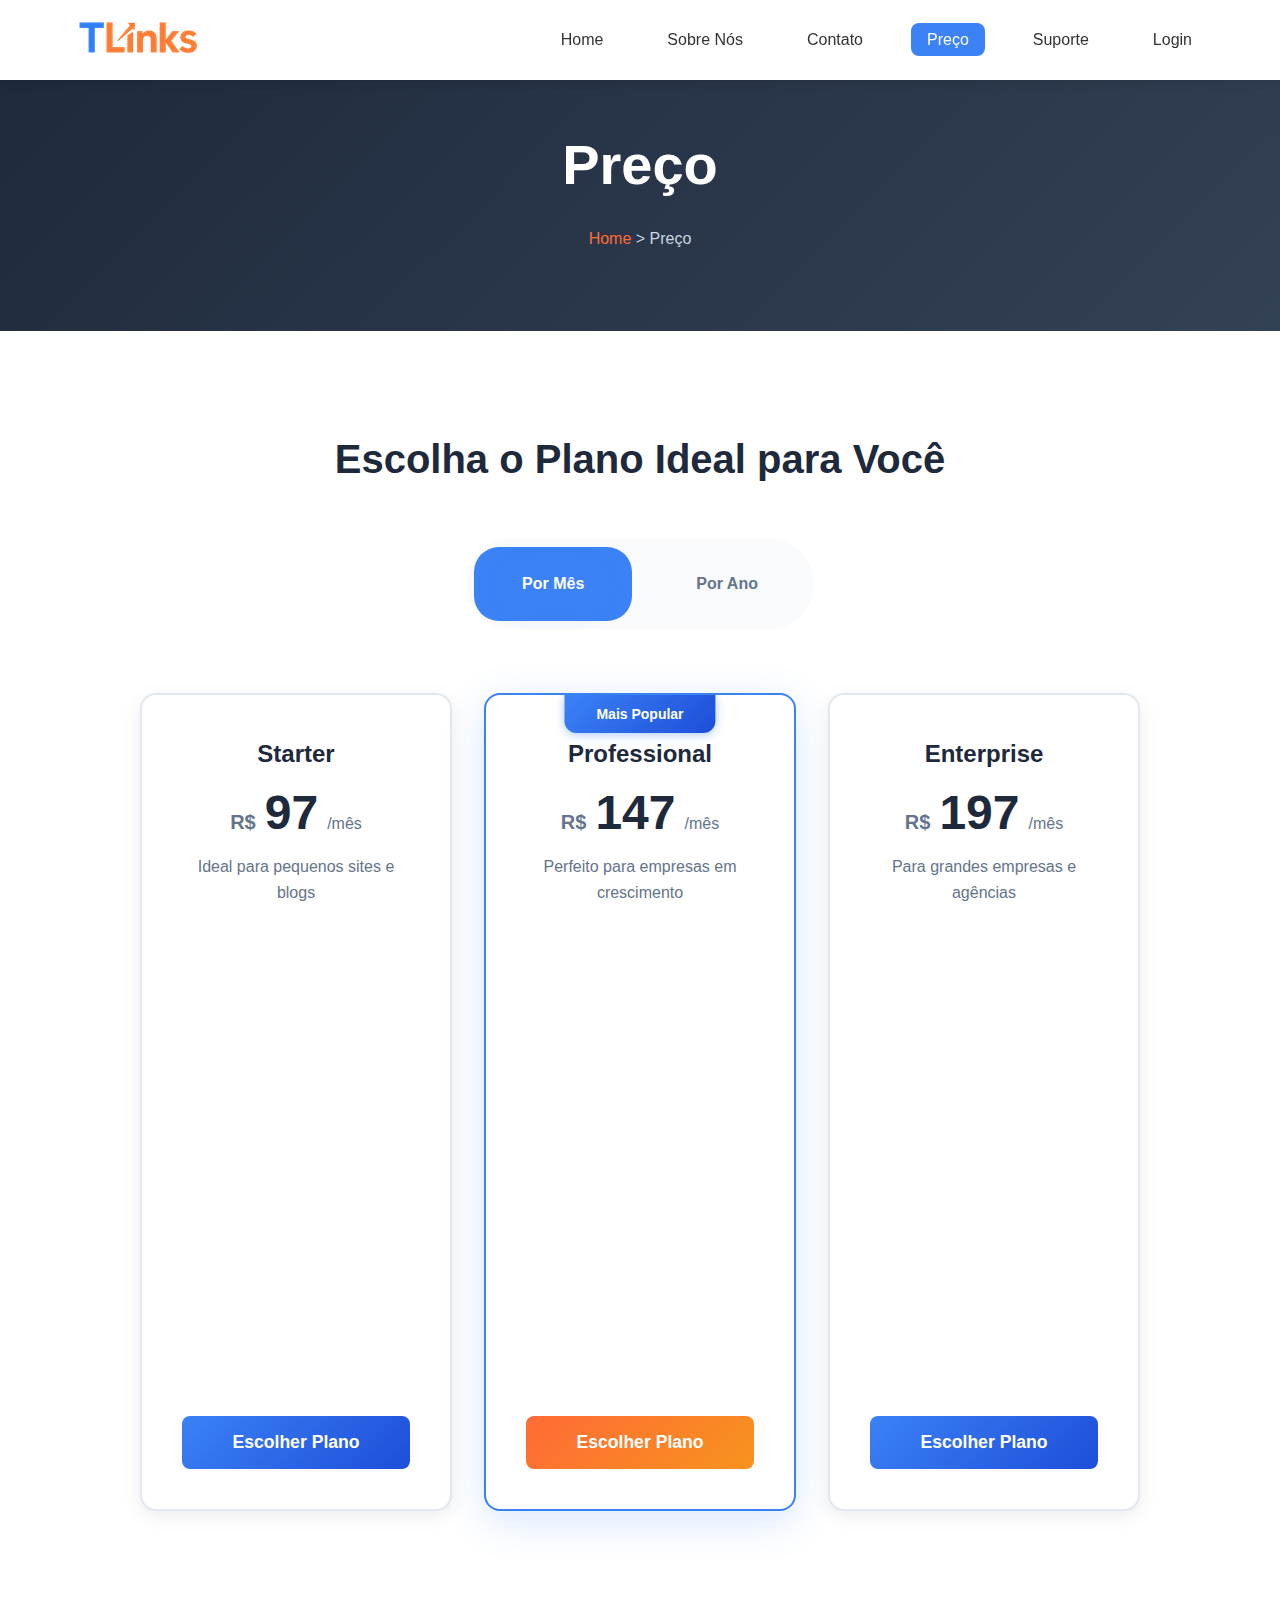
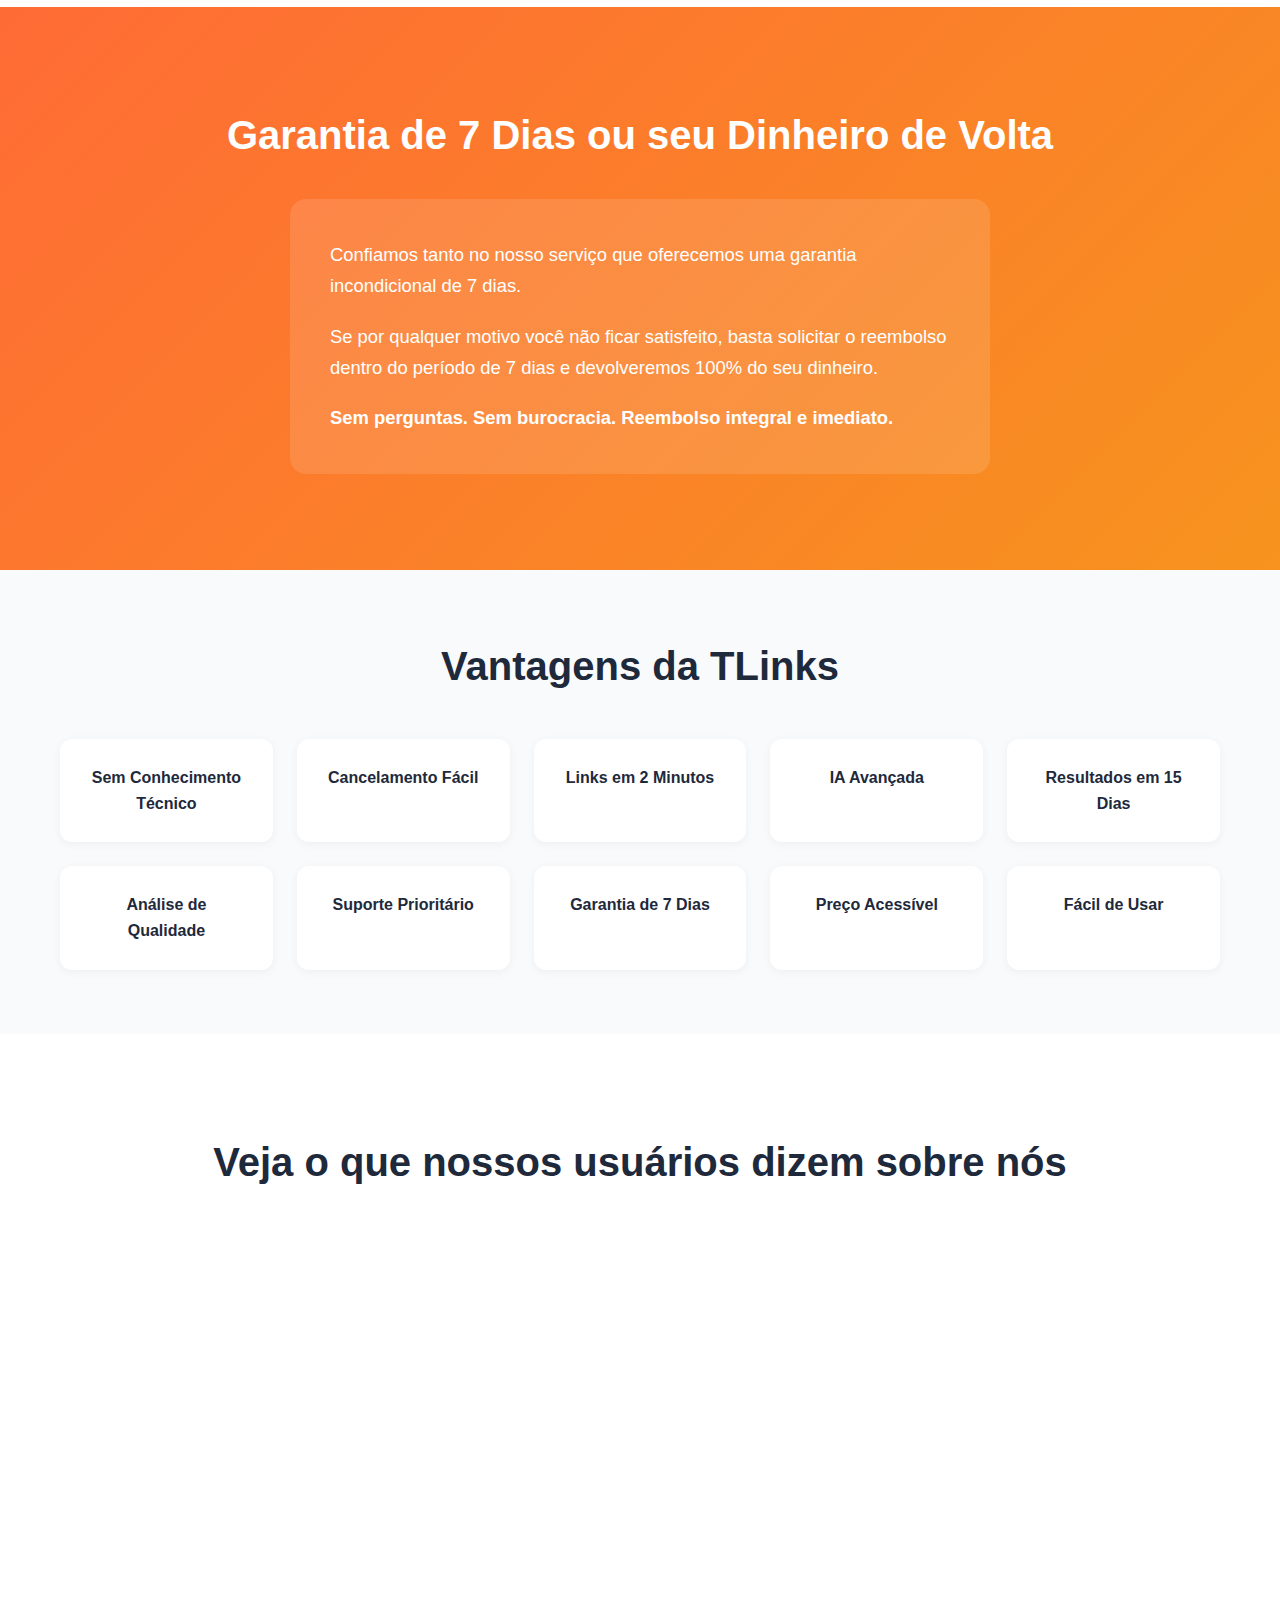
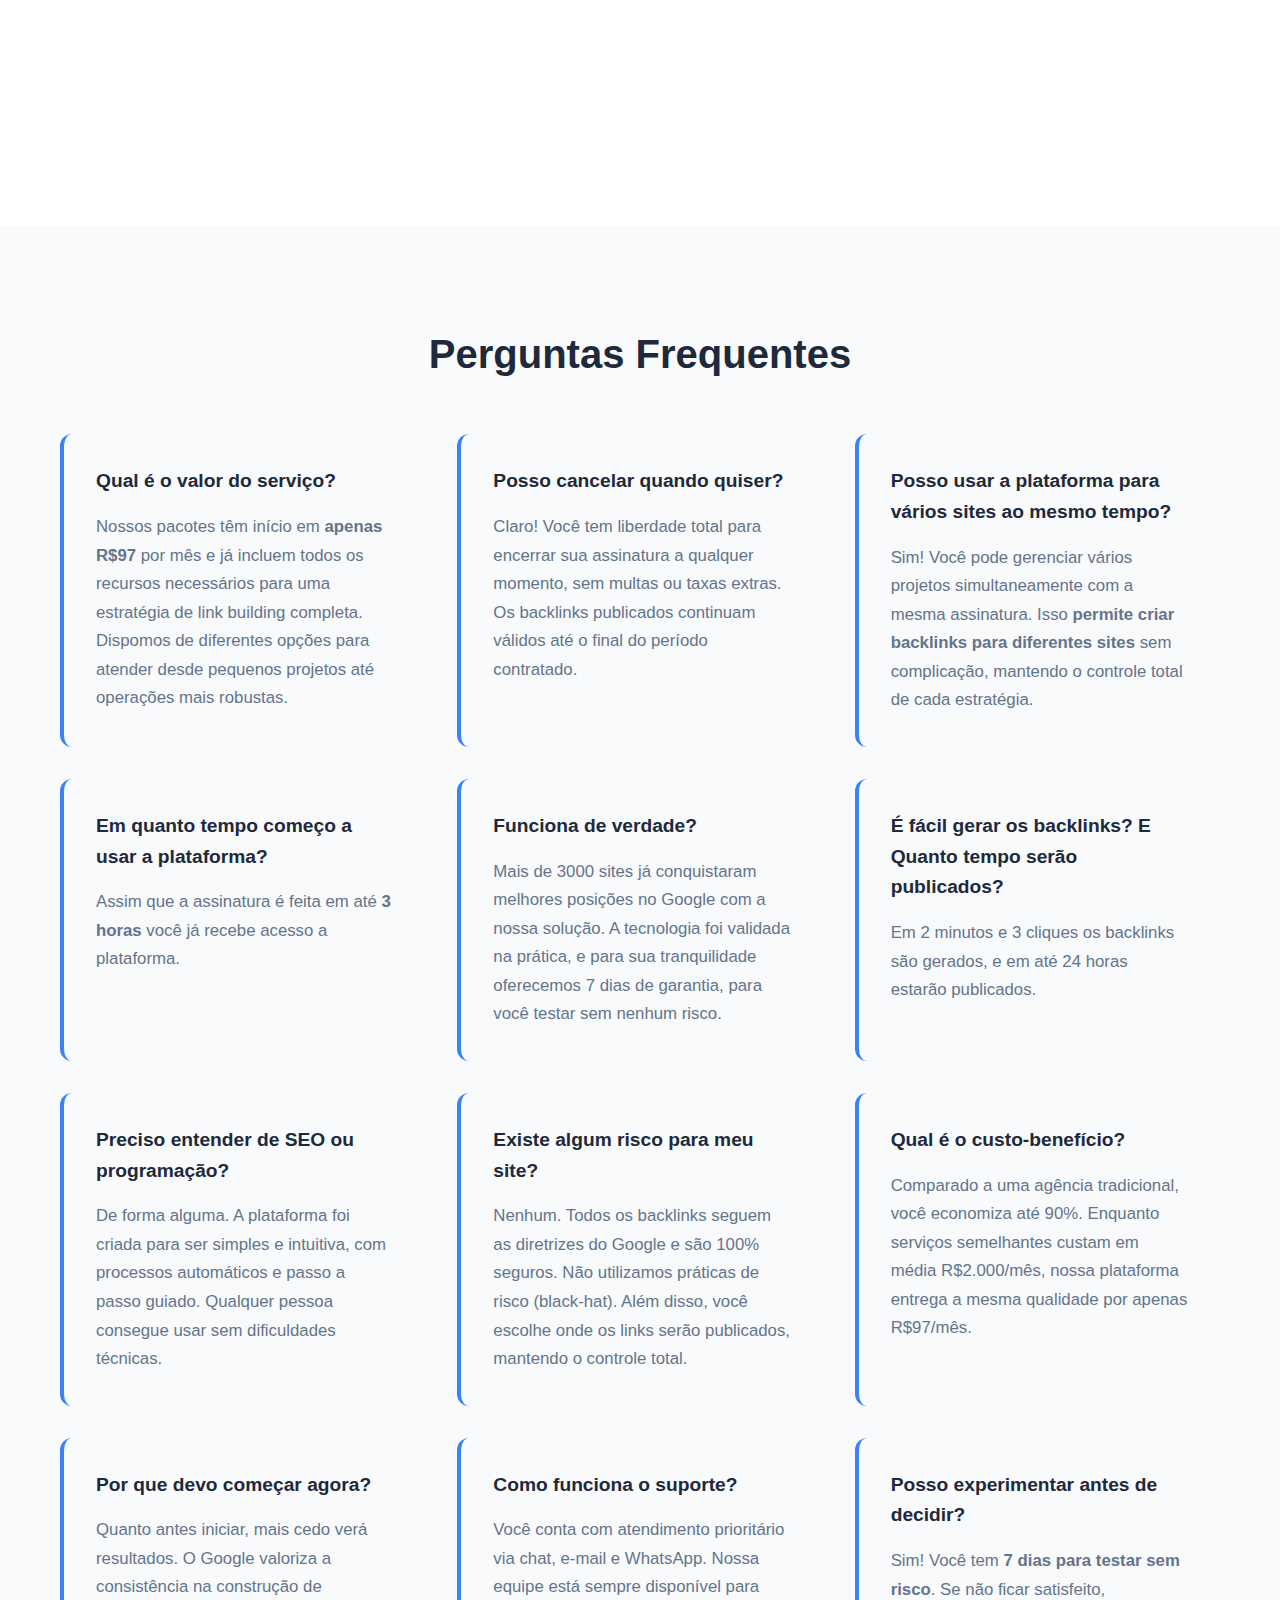
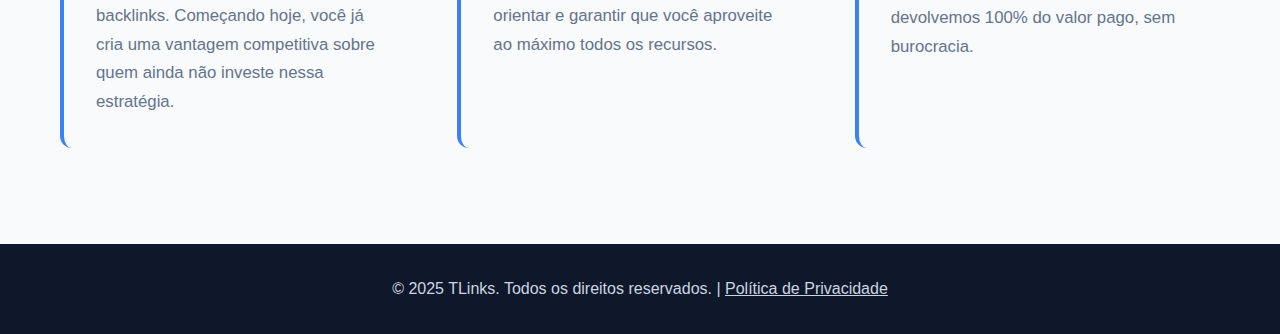
<file: precos.html>
<!DOCTYPE html>
<html lang="pt-BR">
<head>
    <meta charset="UTF-8">
    <meta name="viewport" content="width=device-width, initial-scale=1.0">
    <title>Preços - TLinks | Planos a partir de R$ 97/mês</title>
    <link rel="stylesheet" href="styles.css">
    <link rel="stylesheet" href="precos.css">
</head>
<body>
    <!-- Header -->
    <header class="header">
        <nav class="navbar">
            <div class="logo">
                <div class="logo">
                <a href="https://tlinks.com.br"><img src="tlinks.png" alt="TLinks" class="logo-img"></a>
            </div>
            </div>
            <button class="menu-toggle">&#9776;</button>
            <ul class="nav-menu">
                <li><a href="index.html" class="nav-link">Home</a></li>
                <li><a href="sobre-nos.html" class="nav-link">Sobre Nós</a></li>
                <li><a href="contato.html" class="nav-link">Contato</a></li>
                <li><a href="precos.html" class="nav-link active">Preço</a></li>
                <li><a href="suporte.html" class="nav-link">Suporte</a></li>
                <li><a href="https://app.tlinks.com.br/login" target="_blank" class="nav-link">Login</a></li>
            </ul>
        </nav>
    </header>

    <!-- Hero Section -->
    <section class="page-hero">
        <div class="container">
            <h1 class="page-title">Preço</h1>
            <nav class="breadcrumb">
                <a href="index.html">Home</a> > Preço
            </nav>
        </div>
    </section>

    <!-- Pricing Section -->
    <section class="pricing-section">
        <div class="container">
            <h2 class="section-title">Escolha o Plano Ideal para Você</h2>

            <!-- Billing Toggle -->
            <div class="billing-toggle">
                <label class="toggle-label">
                    <input type="radio" name="billing" value="monthly" checked>
                    <span class="toggle-text">Por Mês</span>
                </label>
                <label class="toggle-label">
                    <input type="radio" name="billing" value="yearly">
                    <span class="toggle-text">Por Ano</span>
                </label>
            </div>

            <!-- Pricing Cards -->
            <div class="pricing-grid" id="pricingGrid">
                <div class="pricing-card">
                    <div class="plan-header">
                        <h3 class="plan-name">Starter</h3>
                        <div class="plan-price">
                            <span class="currency">R$</span>
                            <span class="amount" data-monthly="97" data-yearly="970">97</span>
                            <span class="period">/mês</span>
                        </div>
                        <p class="plan-description">Ideal para pequenos sites e blogs</p>
                    </div>

                    <div class="plan-features">
                        <ul class="features-list">
                            <li class="feature-item">20 links por mês</li>
                            <li class="feature-item">Sites com DA 25+</li>
                            <li class="feature-item">Relatórios básicos</li>
                            <li class="feature-item">Suporte por email</li>
                        </ul>
                    </div>

                    <button onclick="window.open('https://hotmart.com/pt-br', '_blank')" class="plan-button">
                      Escolher Plano
                    </button>

                </div>

                <div class="pricing-card featured">
                    <div class="popular-badge">Mais Popular</div>
                    <div class="plan-header">
                        <h3 class="plan-name">Professional</h3>
                        <div class="plan-price">
                            <span class="currency">R$</span>
                            <span class="amount" data-monthly="147" data-yearly="1470">147</span>
                            <span class="period">/mês</span>
                        </div>
                        <p class="plan-description">Perfeito para empresas em crescimento</p>
                    </div>

                    <div class="plan-features">
                        <ul class="features-list">
                            <li class="feature-item">50 links por mês</li>
                            <li class="feature-item">Sites com DA 25+</li>
                            <li class="feature-item">Relatórios avançados</li>
                            <li class="feature-item">Suporte prioritário</li>
                        </ul>
                    </div>

                    <button onclick="window.open('https://hotmart.com/pt-br', '_blank')" class="plan-button">
                      Escolher Plano
                    </button>
                </div>

                <div class="pricing-card">
                    <div class="plan-header">
                        <h3 class="plan-name">Enterprise</h3>
                        <div class="plan-price">
                            <span class="currency">R$</span>
                            <span class="amount" data-monthly="197" data-yearly="1970">197</span>
                            <span class="period">/mês</span>
                        </div>
                        <p class="plan-description">Para grandes empresas e agências</p>
                    </div>

                    <div class="plan-features">
                        <ul class="features-list">
                            <li class="feature-item"> Links ilimitados</li>
                            <li class="feature-item"> Sites com DA 25+</li>
                            <li class="feature-item"> Relatórios personalizados</li>
                            <li class="feature-item"> Suporte 24/7</li>
                            <li class="feature-item"> Gerente de conta dedicado</li>
                        </ul>
                    </div>

                    <button onclick="window.open('https://hotmart.com/pt-br', '_blank')" class="plan-button">
                      Escolher Plano
                    </button>
                </div>
            </div>
        </div>
    </section>

        <section class="garantia-section" id="garantia" style="background: linear-gradient(135deg, #ff6b35 0%, #f7931e 100%); padding: 6rem 0;">
        <div class="container">
            <h2 class="section-title" style="color: #fff; margin-bottom: 2rem;">Garantia de 7 Dias ou seu Dinheiro de Volta</h2>
            <div style="background: rgba(255,255,255,0.12); border-radius: 16px; padding: 2.5rem; max-width: 700px; margin: 0 auto;">
                <p style="color: #fff; font-size: 1.15rem; line-height: 1.7; margin-bottom: 1.2rem;">
                    Confiamos tanto no nosso serviço que oferecemos uma garantia incondicional de 7 dias.
                </p>
                <p style="color: #fff; font-size: 1.15rem; line-height: 1.7; margin-bottom: 1.2rem;">
                    Se por qualquer motivo você não ficar satisfeito, basta solicitar o reembolso dentro do período de 7 dias e devolveremos 100% do seu dinheiro.
                </p>
                <p style="color: #fff; font-size: 1.15rem; line-height: 1.7; font-weight: 600;">
                    Sem perguntas. Sem burocracia. Reembolso integral e imediato.
                </p>
            </div>
        </div>
    </section>

    <!-- Benefits Section -->
    <section class="benefits-section">
        <div class="container">
            <h2 class="section-title">Vantagens da TLinks</h2>
            <br>

            <div class="benefits-grid">
                <div class="benefit-item">
                    <h4>Sem Conhecimento Técnico</h4>
                </div>
                <div class="benefit-item">
                    <h4>Cancelamento Fácil</h4>
                </div>
                <div class="benefit-item">
                    <h4>Links em 2 Minutos</h4>
                </div>
                <div class="benefit-item">
                    <h4>IA Avançada</h4>
                </div>
                <div class="benefit-item">
                    <h4>Resultados em 15 Dias</h4>
                </div>
                <div class="benefit-item">
                    <h4>Análise de Qualidade</h4>
                </div>
                <div class="benefit-item">
                    <h4>Suporte Prioritário</h4>
                </div>
                <div class="benefit-item">
                    <h4>Garantia de 7 Dias</h4>
                </div>
                <div class="benefit-item">
                    <h4>Preço Acessível</h4>
                </div>
                <div class="benefit-item">
                    <h4>Fácil de Usar</h4>
                </div>
            </div>
        </div>
    </section>

    <!-- Testimonials Section -->
    <section class="testimonials">
        <div class="container">
            <h2 class="section-title">Veja o que nossos usuários dizem sobre nós</h2>
            <div class="testimonials-grid">
                <div class="testimonial-item">
                    <p class="testimonial-text">
                        Incrível! Em apenas 2 meses usando a TLinks, conseguimos triplicar nosso tráfego orgânico. A ferramenta é simplesmente genial - você coloca pra rodar e ela faz todo o trabalho pesado. Melhor investimento que já fiz pro meu negócio!
                    </p>
                    <div class="testimonial-author">
                        <img src="images/Magno-Silveira.png" alt="Ricardo Silveira" class="author-photo">
                        <h5 class="author-name">Magno Silveira</h5>
                        <p class="author-title">Dono da AgênciaWeb</p>
                    </div>
                </div>
                <div class="testimonial-item">
                    <p class="testimonial-text">
                        Eu gastava uma fortuna com link building manual. Com a TLinks, consigo os mesmos resultados por uma fração do custo. O mais impressionante é que a qualidade dos sites é excepcional. Recomendo de olhos fechados!
                    </p>
                    <div class="testimonial-author">
                        <img src="images/Roberto-Santos.png" alt="Paulo Santos" class="author-photo">
                        <h5 class="author-name">Roberto Santos</h5>
                        <p class="author-title">Especialista em SEO</p>
                    </div>
                </div>
                <div class="testimonial-item">
                    <p class="testimonial-text">
                        Finalmente uma solução que realmente funciona! Já testei várias ferramentas de links, mas a TLinks é outro nível. Em 3 meses, meu site saiu da página 5 para a primeira página do Google. Resultados impressionantes!
                    </p>
                    <div class="testimonial-author">
                        <img src="images/Michel-Fraga.png" alt="Carlos Eduardo" class="author-photo">
                        <h5 class="author-name">Michel Fraga</h5>
                        <p class="author-title">Empreendedor Digital</p>
                    </div>
                </div>
            </div>
        </div>
    </section>

    <!-- FAQ Section -->
    <section class="faq-section">
        <div class="container">
            <h2 class="section-title">Perguntas Frequentes</h2>
            <div class="faq-content">
                <div class="faq-item">
                    <h4 class="faq-question">Qual é o valor do serviço?</h4>
                    <p class="faq-answer">
                        Nossos pacotes têm início em <b>apenas R$97</b> por mês e já incluem todos os recursos necessários para uma estratégia de link building completa. Dispomos de diferentes opções para atender desde pequenos projetos até operações mais robustas.
                    </p>
                </div>

                <div class="faq-item">
                    <h4 class="faq-question">Posso cancelar quando quiser?</h4>
                    <p class="faq-answer">
                        Claro! Você tem liberdade total para encerrar sua assinatura a qualquer momento, sem multas ou taxas extras. Os backlinks publicados continuam válidos até o final do período contratado.
                    </p>
                </div>
                <div class="faq-item">
                    <h4 class="faq-question">Posso usar a plataforma para vários sites ao mesmo tempo?</h4>
                    <p class="faq-answer">
                        Sim! Você pode gerenciar vários projetos simultaneamente com a mesma assinatura. Isso <b>permite criar backlinks para diferentes sites</b> sem complicação, mantendo o controle total de cada estratégia.
                    </p>
                </div>
                <div class="faq-item">
                    <h4 class="faq-question">Em quanto tempo começo a usar a plataforma?</h4>
                    <p class="faq-answer">
                        Assim que a assinatura é feita em até <b>3 horas</b> você já recebe acesso a plataforma.
                    </p>
                </div>
                <div class="faq-item">
                    <h4 class="faq-question">Funciona de verdade?</h4>
                    <p class="faq-answer">
                        Mais de 3000 sites já conquistaram melhores posições no Google com a nossa solução. A tecnologia foi validada na prática, e para sua tranquilidade oferecemos 7 dias de garantia, para você testar sem nenhum risco.
                    </p>
                </div>
                <div class="faq-item">
                    <h4 class="faq-question">É fácil gerar os backlinks? E Quanto tempo serão publicados?</h4>
                    <p class="faq-answer">
                        Em 2 minutos e 3 cliques os backlinks são gerados, e em até 24 horas estarão publicados.
                    </p>
                </div>
                <div class="faq-item">
                    <h4 class="faq-question">Preciso entender de SEO ou programação?</h4>
                    <p class="faq-answer">
                        De forma alguma. A plataforma foi criada para ser simples e intuitiva, com processos automáticos e passo a passo guiado. Qualquer pessoa consegue usar sem dificuldades técnicas.
                    </p>
                </div>
                <div class="faq-item">
                    <h4 class="faq-question">Existe algum risco para meu site?</h4>
                    <p class="faq-answer">
                        Nenhum. Todos os backlinks seguem as diretrizes do Google e são 100% seguros. Não utilizamos práticas de risco (black-hat). Além disso, você escolhe onde os links serão publicados, mantendo o controle total.
                    </p>
                </div>
                <div class="faq-item">
                    <h4 class="faq-question">Qual é o custo-benefício?</h4>
                    <p class="faq-answer">
                        Comparado a uma agência tradicional, você economiza até 90%. Enquanto serviços semelhantes custam em média R$2.000/mês, nossa plataforma entrega a mesma qualidade por apenas R$97/mês.
                    </p>
                </div>
                <div class="faq-item">
                    <h4 class="faq-question">Por que devo começar agora?</h4>
                    <p class="faq-answer">
                        Quanto antes iniciar, mais cedo verá resultados. O Google valoriza a consistência na construção de backlinks. Começando hoje, você já cria uma vantagem competitiva sobre quem ainda não investe nessa estratégia.
                    </p>
                </div>
                <div class="faq-item">
                    <h4 class="faq-question">Como funciona o suporte?</h4>
                    <p class="faq-answer">
                        Você conta com atendimento prioritário via chat, e-mail e WhatsApp. Nossa equipe está sempre disponível para orientar e garantir que você aproveite ao máximo todos os recursos.
                    </p>
                </div>
                <div class="faq-item">
                    <h4 class="faq-question">Posso experimentar antes de decidir?</h4>
                    <p class="faq-answer">
                        Sim! Você tem <b>7 dias para testar sem risco</b>. Se não ficar satisfeito, devolvemos 100% do valor pago, sem burocracia.
                    </p>
                </div>
            </div>
        </div>
    </section>

    <!-- Footer -->
    <footer class="footer">
        <div class="container">
        <p>&copy; 2025 TLinks. Todos os direitos reservados. | <a style="color:#cbd5e1" href="politica-de-privacidade.html">Política de Privacidade</a></p>
        </div>
    </footer>
    <script>
        document.querySelector('.menu-toggle').addEventListener('click', function() {
            document.querySelector('.nav-menu').classList.toggle('active');
        });
    </script>
    <script src="script.js"></script>
    <script src="precos.js"></script>
</body>
</html>
</file>
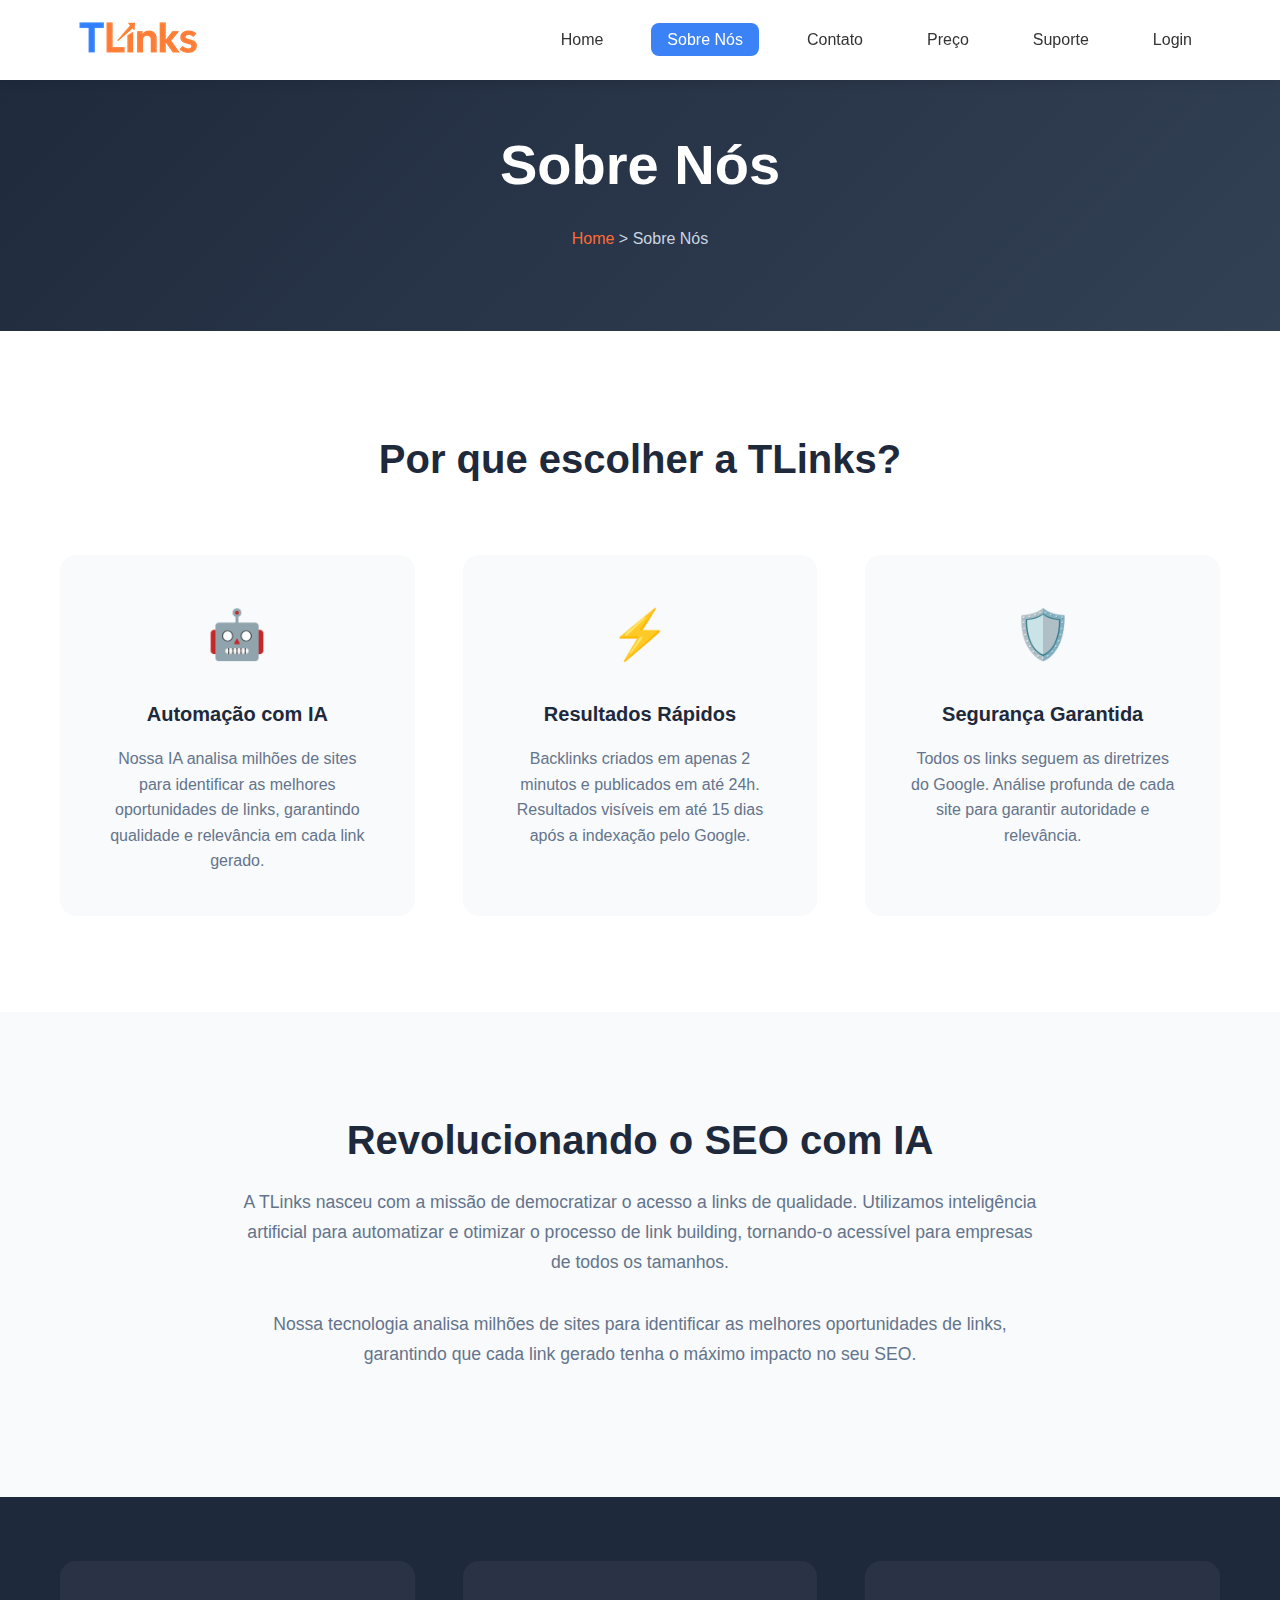
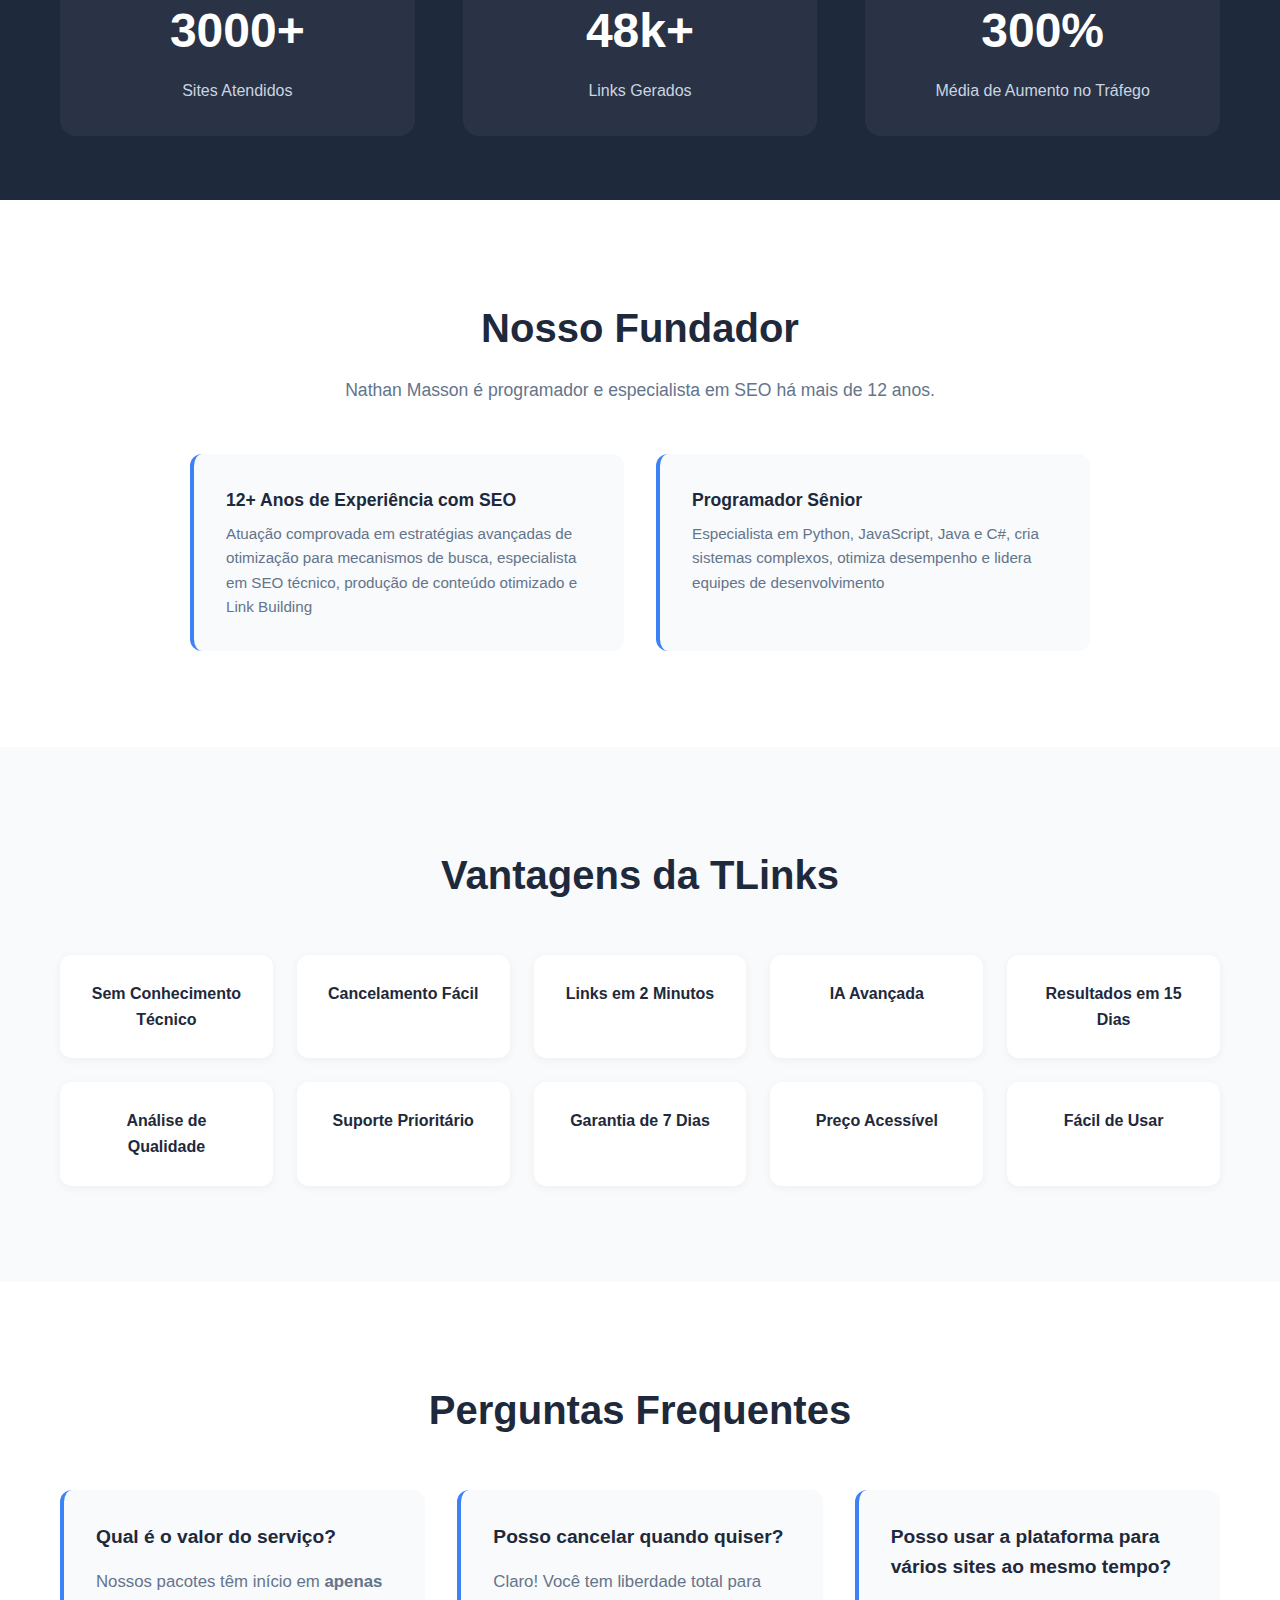
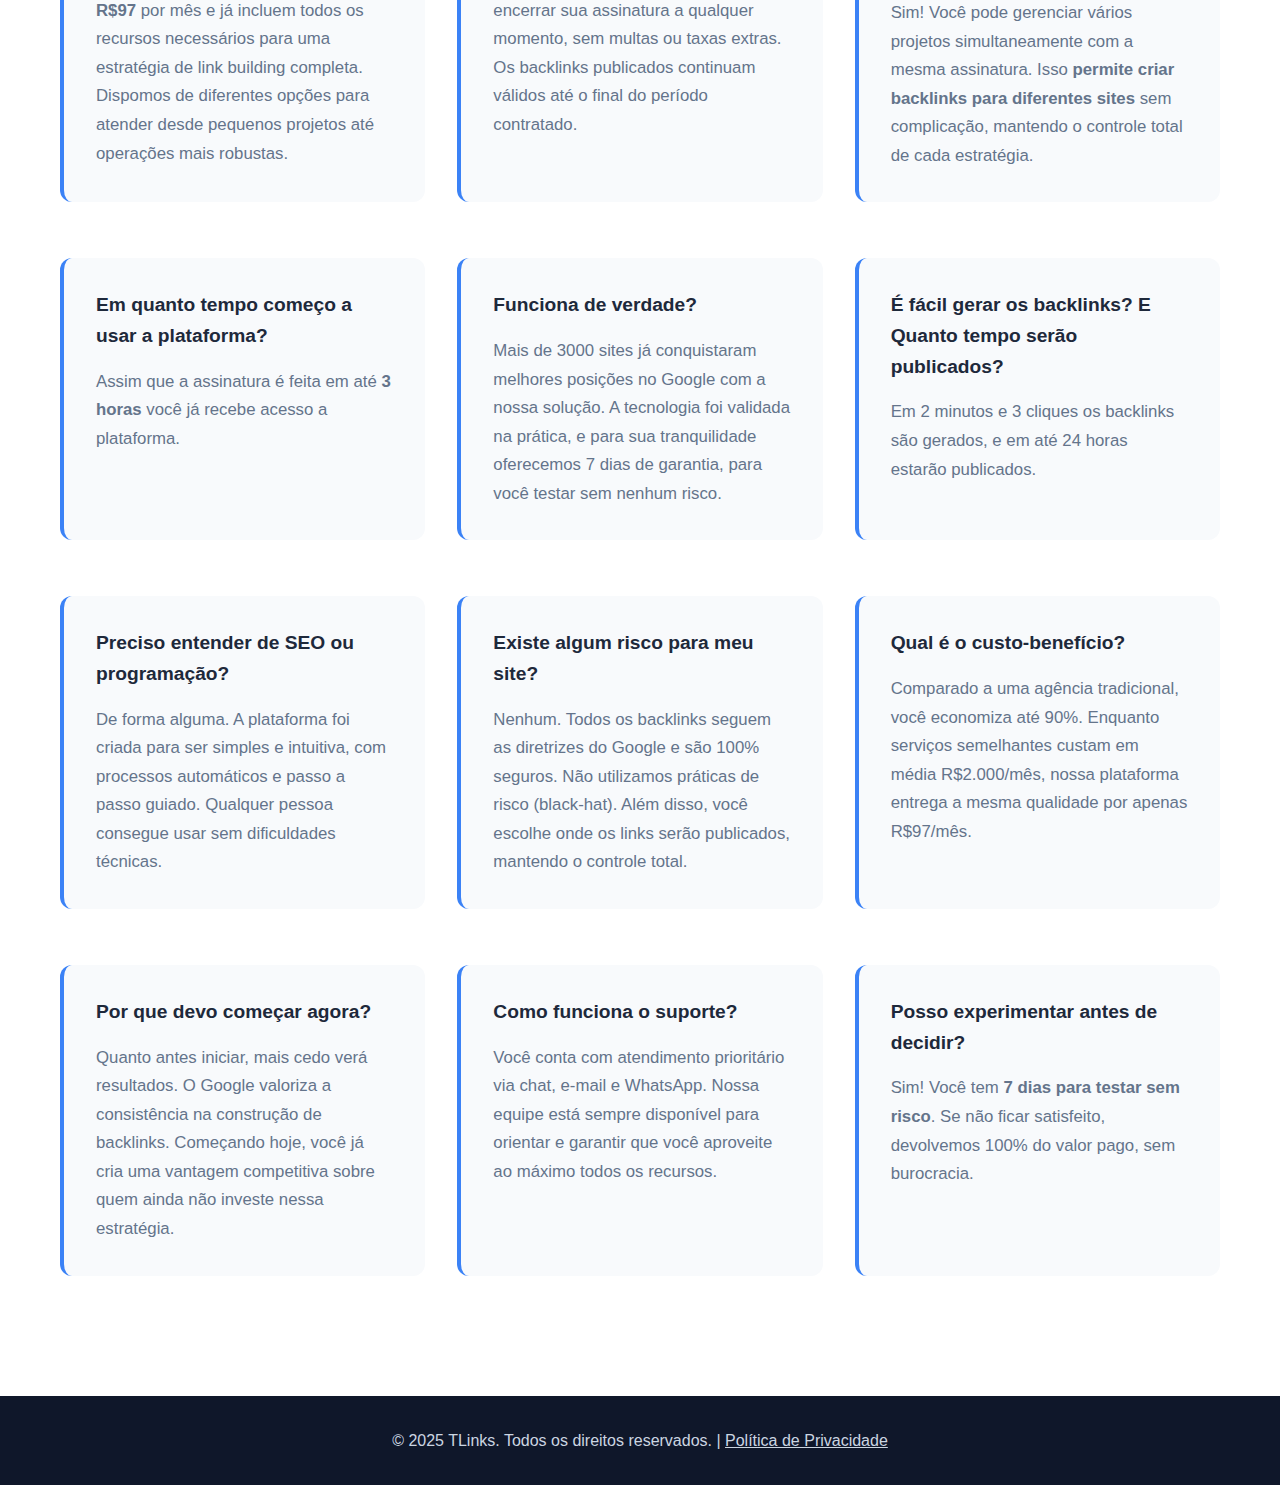
<file: sobre-nos.html>
<!DOCTYPE html>
<html lang="pt-BR">
<head>
    <meta charset="UTF-8">
    <meta name="viewport" content="width=device-width, initial-scale=1.0">
    <title>Sobre Nós - TLinks</title>
    <link rel="stylesheet" href="styles.css">
    <link rel="stylesheet" href="sobre-nos.css">
</head>
<body>
    <!-- Header -->
    <header class="header">
        <nav class="navbar">
            <div class="logo">
                <div class="logo">
                <a href="https://tlinks.com.br"><img src="tlinks.png" alt="TLinks" class="logo-img"></a>
            </div>
            </div>
            <button class="menu-toggle">&#9776;</button>
            <ul class="nav-menu">
                <li><a href="index.html" class="nav-link">Home</a></li>
                <li><a href="sobre-nos.html" class="nav-link active">Sobre Nós</a></li>
                <li><a href="contato.html" class="nav-link">Contato</a></li>
                <li><a href="precos.html" class="nav-link">Preço</a></li>
                <li><a href="suporte.html" class="nav-link">Suporte</a></li>
                <li><a href="https://app.tlinks.com.br/login" target="_blank" class="nav-link">Login</a></li>
            </ul>
        </nav>
    </header>

    <!-- Hero Section -->
    <section class="page-hero">
        <div class="container">
            <h1 class="page-title">Sobre Nós</h1>
            <nav class="breadcrumb">
                <a href="index.html">Home</a> > Sobre Nós
            </nav>
        </div>
    </section>

    <!-- Why Choose Section -->
    <section class="why-choose">
        <div class="container">
            <h2 class="section-title">Por que escolher a TLinks?</h2>
            
            <div class="features-grid">
                <div class="feature-card">
                    <div class="feature-icon">🤖</div>
                    <h4 class="feature-title">Automação com IA</h4>
                    <p class="feature-description">
                        Nossa IA analisa milhões de sites para identificar as melhores oportunidades de links, garantindo qualidade e relevância em cada link gerado.
                    </p>
                </div>
                
                <div class="feature-card">
                    <div class="feature-icon">⚡</div>
                    <h4 class="feature-title">Resultados Rápidos</h4>
                    <p class="feature-description">
                        Backlinks criados em apenas 2 minutos e publicados em até 24h. Resultados visíveis em até 15 dias após a indexação pelo Google.
                    </p>
                </div>
                
                <div class="feature-card">
                    <div class="feature-icon">🛡️</div>
                    <h4 class="feature-title">Segurança Garantida</h4>
                    <p class="feature-description">
                        Todos os links seguem as diretrizes do Google. Análise profunda de cada site para garantir autoridade e relevância.
                    </p>
                </div>
            </div>
        </div>
    </section>

    <!-- About Section -->
    <section class="about-section">
        <div class="container">
            <h2 class="section-title">Revolucionando o SEO com IA</h2>
            <div class="about-content">
                <p class="about-text">
                    A TLinks nasceu com a missão de democratizar o acesso a links de qualidade. Utilizamos inteligência artificial para automatizar e otimizar o processo de link building, tornando-o acessível para empresas de todos os tamanhos.
                </p>
                <p class="about-text">
                    Nossa tecnologia analisa milhões de sites para identificar as melhores oportunidades de links, garantindo que cada link gerado tenha o máximo impacto no seu SEO.
                </p>
            </div>
        </div>
    </section>

    <!-- Stats Section -->
    <section class="stats-section">
        <div class="container">
            <div class="stats-grid">
                <div class="stat-card">
                    <h3 class="stat-number">3000+</h3>
                    <p class="stat-label">Sites Atendidos</p>
                </div>
                <div class="stat-card">
                    <h3 class="stat-number">48k+</h3>
                    <p class="stat-label">Links Gerados</p>
                </div>
                <div class="stat-card">
                    <h3 class="stat-number">300%</h3>
                    <p class="stat-label">Média de Aumento no Tráfego</p>
                </div>
            </div>
        </div>
    </section>

    <!-- Founder Section -->
    <section class="founder-section">
        <div class="container">
            <h2 class="section-title">Nosso Fundador</h2>
            <div class="founder-content">
                <div class="founder-info">
                    <p class="founder-description">
                        Nathan Masson é programador e especialista em SEO há mais de 12 anos.
                    </p>
                    
                    <div class="founder-achievements">
                        <div class="achievement">
                            <h4 class="achievement-title">12+ Anos de Experiência com SEO</h4>
                            <p class="achievement-desc">Atuação comprovada em estratégias avançadas de otimização para mecanismos de busca, especialista em SEO técnico, produção de conteúdo otimizado e Link Building</p>
                        </div>
                        <div class="achievement">
                            <h4 class="achievement-title">Programador Sênior</h4>
                            <p class="achievement-desc">Especialista em Python, JavaScript, Java e C#, cria sistemas complexos, otimiza desempenho e lidera equipes de desenvolvimento</p>
                        </div>
                    </div>
                </div>
            </div>
        </div>
    </section>

    <!-- Benefits Section -->
    <section class="benefits-section">
        <div class="container">
            <h2 class="section-title">Vantagens da TLinks</h2>
            <div class="benefits-grid">
                <div class="benefit-item">
                    <h4>Sem Conhecimento Técnico</h4>
                </div>
                <div class="benefit-item">
                    <h4>Cancelamento Fácil</h4>
                </div>
                <div class="benefit-item">
                    <h4>Links em 2 Minutos</h4>
                </div>
                <div class="benefit-item">
                    <h4>IA Avançada</h4>
                </div>
                <div class="benefit-item">
                    <h4>Resultados em 15 Dias</h4>
                </div>
                <div class="benefit-item">
                    <h4>Análise de Qualidade</h4>
                </div>
                <div class="benefit-item">
                    <h4>Suporte Prioritário</h4>
                </div>
                <div class="benefit-item">
                    <h4>Garantia de 7 Dias</h4>
                </div>
                <div class="benefit-item">
                    <h4>Preço Acessível</h4>
                </div>
                <div class="benefit-item">
                    <h4>Fácil de Usar</h4>
                </div>
            </div>
        </div>
    </section>

    <!-- FAQ Section -->
    <section class="faq-section">
        <div class="container">
            <h2 class="section-title">Perguntas Frequentes</h2>
            <div class="faq-content">
                <div class="faq-item">
                    <h4 class="faq-question">Qual é o valor do serviço?</h4>
                    <p class="faq-answer">
                        Nossos pacotes têm início em <b>apenas R$97</b> por mês e já incluem todos os recursos necessários para uma estratégia de link building completa. Dispomos de diferentes opções para atender desde pequenos projetos até operações mais robustas.
                    </p>
                </div>

                <div class="faq-item">
                    <h4 class="faq-question">Posso cancelar quando quiser?</h4>
                    <p class="faq-answer">
                        Claro! Você tem liberdade total para encerrar sua assinatura a qualquer momento, sem multas ou taxas extras. Os backlinks publicados continuam válidos até o final do período contratado.
                    </p>
                </div>
                <div class="faq-item">
                    <h4 class="faq-question">Posso usar a plataforma para vários sites ao mesmo tempo?</h4>
                    <p class="faq-answer">
                        Sim! Você pode gerenciar vários projetos simultaneamente com a mesma assinatura. Isso <b>permite criar backlinks para diferentes sites</b> sem complicação, mantendo o controle total de cada estratégia.
                    </p>
                </div>
                <div class="faq-item">
                    <h4 class="faq-question">Em quanto tempo começo a usar a plataforma?</h4>
                    <p class="faq-answer">
                        Assim que a assinatura é feita em até <b>3 horas</b> você já recebe acesso a plataforma.
                    </p>
                </div>
                <div class="faq-item">
                    <h4 class="faq-question">Funciona de verdade?</h4>
                    <p class="faq-answer">
                        Mais de 3000 sites já conquistaram melhores posições no Google com a nossa solução. A tecnologia foi validada na prática, e para sua tranquilidade oferecemos 7 dias de garantia, para você testar sem nenhum risco.
                    </p>
                </div>
                <div class="faq-item">
                    <h4 class="faq-question">É fácil gerar os backlinks? E Quanto tempo serão publicados?</h4>
                    <p class="faq-answer">
                        Em 2 minutos e 3 cliques os backlinks são gerados, e em até 24 horas estarão publicados.
                    </p>
                </div>
                <div class="faq-item">
                    <h4 class="faq-question">Preciso entender de SEO ou programação?</h4>
                    <p class="faq-answer">
                        De forma alguma. A plataforma foi criada para ser simples e intuitiva, com processos automáticos e passo a passo guiado. Qualquer pessoa consegue usar sem dificuldades técnicas.
                    </p>
                </div>
                <div class="faq-item">
                    <h4 class="faq-question">Existe algum risco para meu site?</h4>
                    <p class="faq-answer">
                        Nenhum. Todos os backlinks seguem as diretrizes do Google e são 100% seguros. Não utilizamos práticas de risco (black-hat). Além disso, você escolhe onde os links serão publicados, mantendo o controle total.
                    </p>
                </div>
                <div class="faq-item">
                    <h4 class="faq-question">Qual é o custo-benefício?</h4>
                    <p class="faq-answer">
                        Comparado a uma agência tradicional, você economiza até 90%. Enquanto serviços semelhantes custam em média R$2.000/mês, nossa plataforma entrega a mesma qualidade por apenas R$97/mês.
                    </p>
                </div>
                <div class="faq-item">
                    <h4 class="faq-question">Por que devo começar agora?</h4>
                    <p class="faq-answer">
                        Quanto antes iniciar, mais cedo verá resultados. O Google valoriza a consistência na construção de backlinks. Começando hoje, você já cria uma vantagem competitiva sobre quem ainda não investe nessa estratégia.
                    </p>
                </div>
                <div class="faq-item">
                    <h4 class="faq-question">Como funciona o suporte?</h4>
                    <p class="faq-answer">
                        Você conta com atendimento prioritário via chat, e-mail e WhatsApp. Nossa equipe está sempre disponível para orientar e garantir que você aproveite ao máximo todos os recursos.
                    </p>
                </div>
                <div class="faq-item">
                    <h4 class="faq-question">Posso experimentar antes de decidir?</h4>
                    <p class="faq-answer">
                        Sim! Você tem <b>7 dias para testar sem risco</b>. Se não ficar satisfeito, devolvemos 100% do valor pago, sem burocracia.
                    </p>
                </div>
            </div>
        </div>
    </section>

    <!-- Footer -->
    <footer class="footer">
        <div class="container">
        <p>&copy; 2025 TLinks. Todos os direitos reservados. | <a style="color:#cbd5e1" href="politica-de-privacidade.html">Política de Privacidade</a></p>
        </div>
    </footer>

        <script>
document.querySelector('.menu-toggle').addEventListener('click', function() {
    document.querySelector('.nav-menu').classList.toggle('active');
});

    </script>
    <script src="script.js"></script>
</body>
</html>
</file>
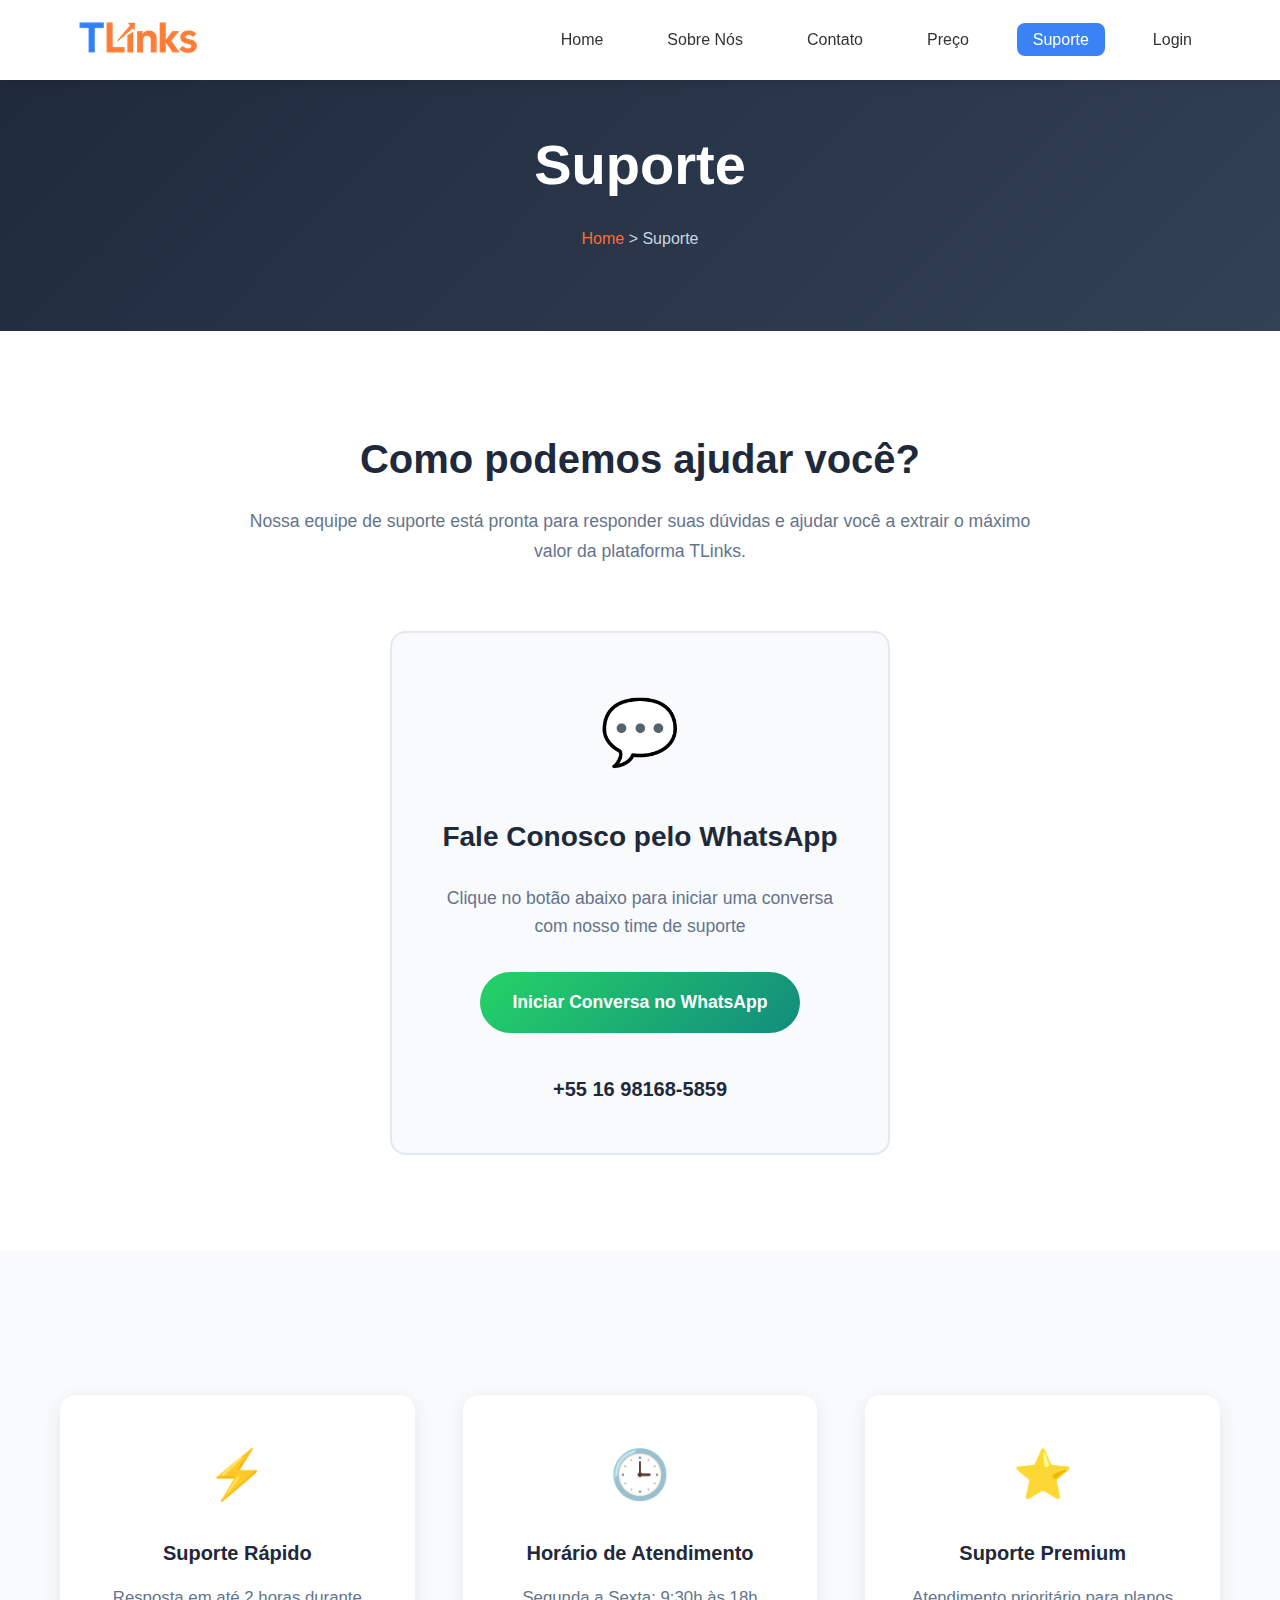
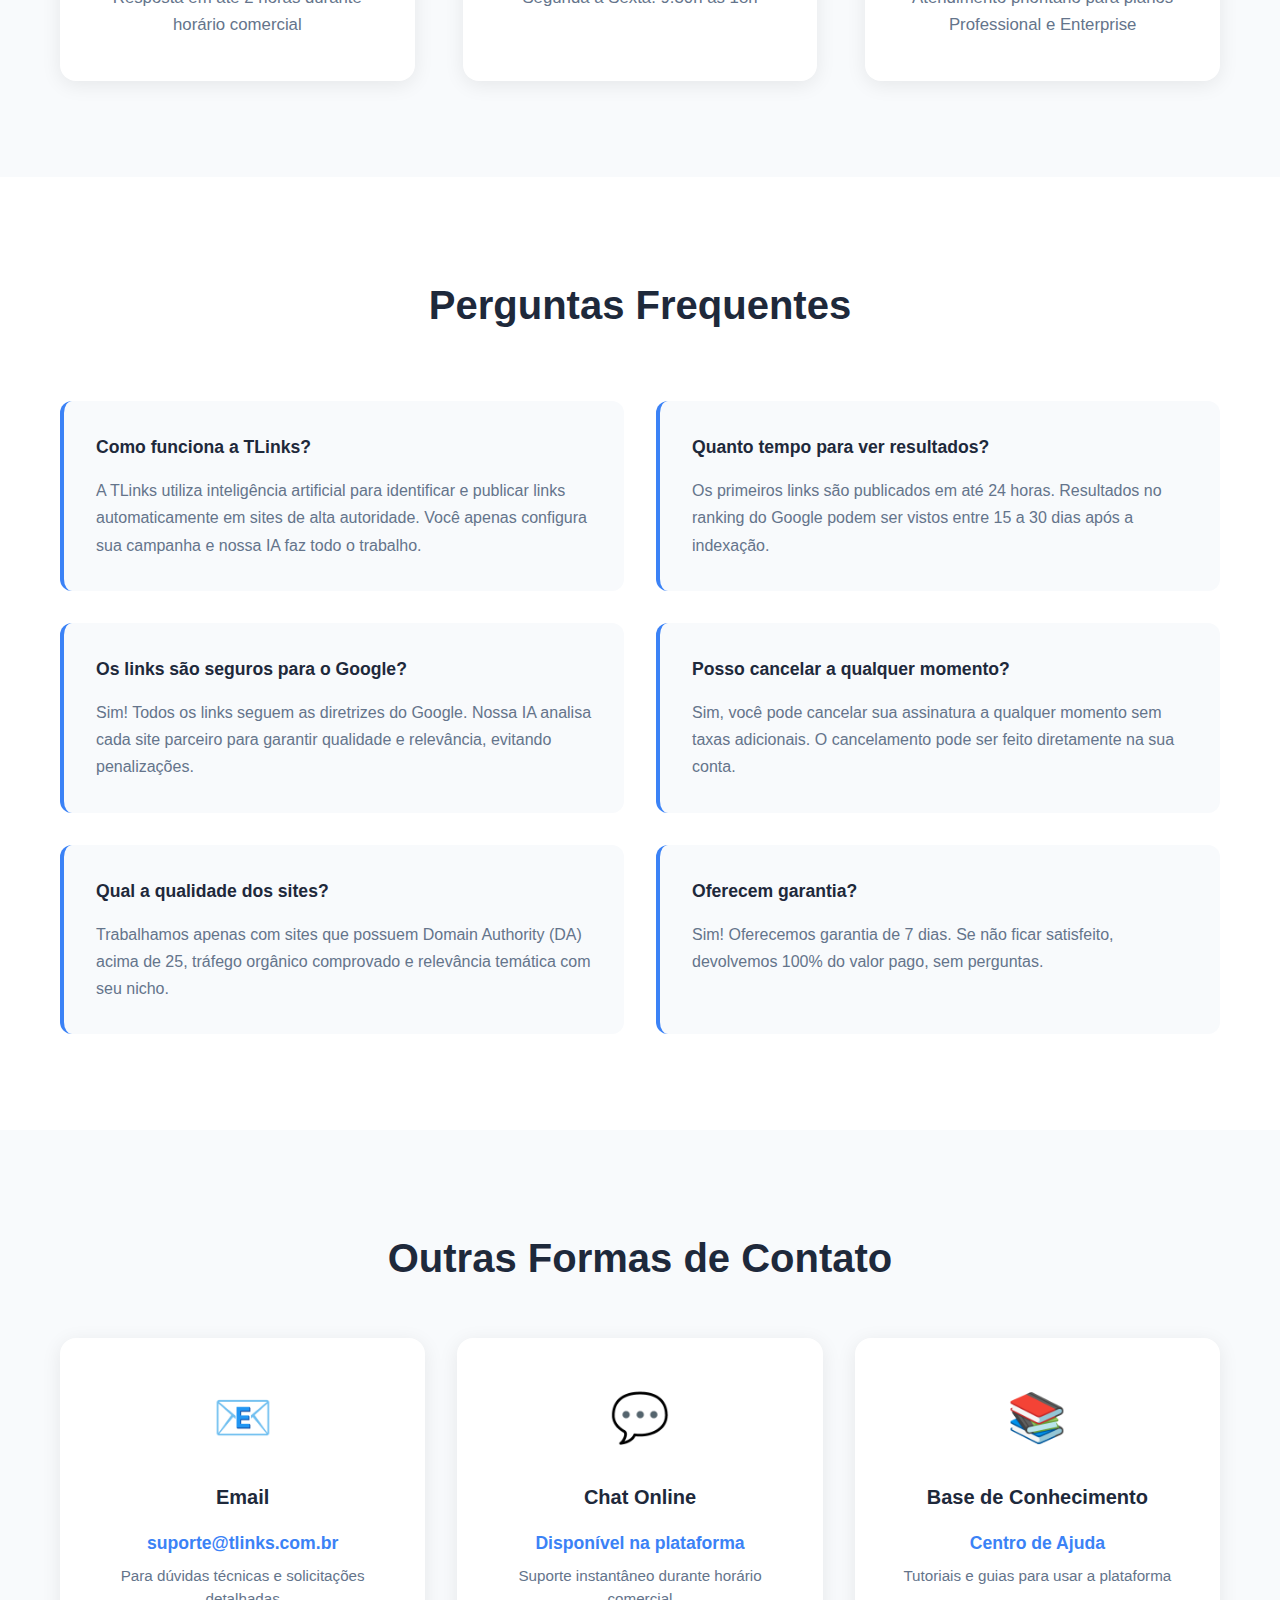
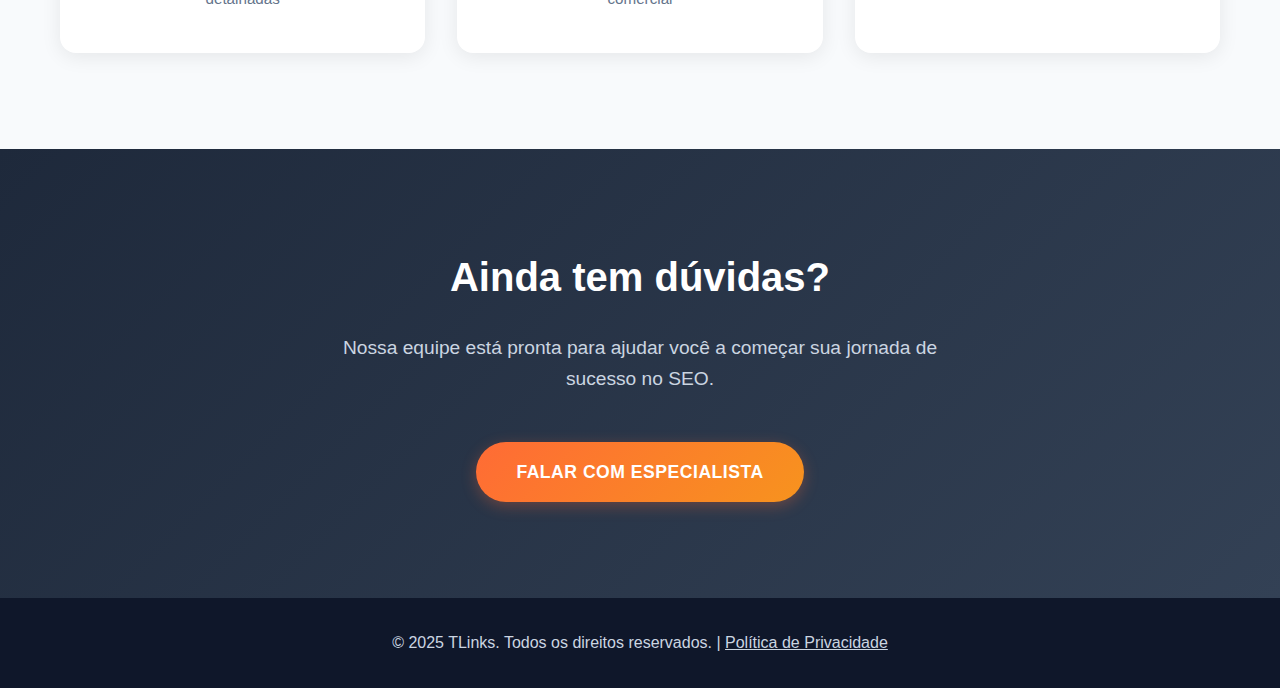
<file: suporte.html>
<!DOCTYPE html>
<html lang="pt-BR">
<head>
    <meta charset="UTF-8">
    <meta name="viewport" content="width=device-width, initial-scale=1.0">
    <title>Suporte - TLinks</title>
    <link rel="stylesheet" href="styles.css">
    <link rel="stylesheet" href="suporte.css">
</head>
<body>
    <!-- Header -->
    <header class="header">
        <nav class="navbar">
            <div class="logo">
                <div class="logo">
                    <a href="https://tlinks.com.br"><img src="tlinks.png" alt="TLinks" class="logo-img"></a>
                </div>
            </div>
            <button class="menu-toggle">&#9776;</button>
            <ul class="nav-menu">
                <li><a href="https://tlinks.com.br" class="nav-link">Home</a></li>
                <li><a href="https://tlinks.com.br/sobre-nos" class="nav-link">Sobre Nós</a></li>
                <li><a href="https://tlinks.com.br/contato" class="nav-link">Contato</a></li>
                <li><a href="https://tlinks.com.br/precos" class="nav-link">Preço</a></li>
                <li><a href="https://tlinks.com.br/suporte" class="nav-link active">Suporte</a></li>
                <li><a href="https://app.tlinks.com.br/login" target="_blank" class="nav-link">Login</a></li>
            </ul>
        </nav>
    </header>

    <!-- Hero Section -->
    <section class="page-hero">
        <div class="container">
            <h1 class="page-title">Suporte</h1>
            <nav class="breadcrumb">
                <a href="index.html">Home</a> > Suporte
            </nav>
        </div>
    </section>

    <!-- Support Section -->
    <section class="support-section">
        <div class="container">
            <h2 class="section-title">Como podemos ajudar você?</h2>
            <p class="section-description">
                Nossa equipe de suporte está pronta para responder suas dúvidas e ajudar você a extrair o máximo valor da plataforma TLinks.
            </p>

            <div class="support-options">
                <div class="support-card">
                    <div class="support-icon">💬</div>
                    <h3 class="support-title">Fale Conosco pelo WhatsApp</h3>
                    <p class="support-description">
                        Clique no botão abaixo para iniciar uma conversa com nosso time de suporte
                    </p>
                    <a href="https://web.whatsapp.com/send?phone=5516981685859" class="whatsapp-button" target="_blank">
                        Iniciar Conversa no WhatsApp
                    </a>
                    <p class="phone-number">+55 16 98168-5859</p>
                </div>
            </div>
        </div>
    </section>

    <!-- Support Features -->
    <section class="support-features">
        <div class="container">
            <div class="features-grid">
                <div class="feature-card">
                    <div class="feature-icon">⚡</div>
                    <h4 class="feature-title">Suporte Rápido</h4>
                    <p class="feature-description">
                        Resposta em até 2 horas durante horário comercial
                    </p>
                </div>
                
                <div class="feature-card">
                    <div class="feature-icon">🕒</div>
                    <h4 class="feature-title">Horário de Atendimento</h4>
                    <p class="feature-description">
                        Segunda a Sexta: 9:30h às 18h<br>
                    </p>
                </div>
                
                <div class="feature-card">
                    <div class="feature-icon">⭐</div>
                    <h4 class="feature-title">Suporte Premium</h4>
                    <p class="feature-description">
                        Atendimento prioritário para planos Professional e Enterprise
                    </p>
                </div>
            </div>
        </div>
    </section>

    <!-- FAQ Section -->
    <section class="faq-section">
        <div class="container">
            <h2 class="section-title">Perguntas Frequentes</h2>
            <div class="faq-grid">
                <div class="faq-item">
                    <h4 class="faq-question">Como funciona a TLinks?</h4>
                    <p class="faq-answer">
                        A TLinks utiliza inteligência artificial para identificar e publicar links automaticamente em sites de alta autoridade. Você apenas configura sua campanha e nossa IA faz todo o trabalho.
                    </p>
                </div>
                
                <div class="faq-item">
                    <h4 class="faq-question">Quanto tempo para ver resultados?</h4>
                    <p class="faq-answer">
                        Os primeiros links são publicados em até 24 horas. Resultados no ranking do Google podem ser vistos entre 15 a 30 dias após a indexação.
                    </p>
                </div>
                
                <div class="faq-item">
                    <h4 class="faq-question">Os links são seguros para o Google?</h4>
                    <p class="faq-answer">
                        Sim! Todos os links seguem as diretrizes do Google. Nossa IA analisa cada site parceiro para garantir qualidade e relevância, evitando penalizações.
                    </p>
                </div>
                
                <div class="faq-item">
                    <h4 class="faq-question">Posso cancelar a qualquer momento?</h4>
                    <p class="faq-answer">
                        Sim, você pode cancelar sua assinatura a qualquer momento sem taxas adicionais. O cancelamento pode ser feito diretamente na sua conta.
                    </p>
                </div>
                
                <div class="faq-item">
                    <h4 class="faq-question">Qual a qualidade dos sites?</h4>
                    <p class="faq-answer">
                        Trabalhamos apenas com sites que possuem Domain Authority (DA) acima de 25, tráfego orgânico comprovado e relevância temática com seu nicho.
                    </p>
                </div>
                
                <div class="faq-item">
                    <h4 class="faq-question">Oferecem garantia?</h4>
                    <p class="faq-answer">
                        Sim! Oferecemos garantia de 7 dias. Se não ficar satisfeito, devolvemos 100% do valor pago, sem perguntas.
                    </p>
                </div>
            </div>
        </div>
    </section>

    <!-- Contact Options -->
    <section class="contact-options">
        <div class="container">
            <h2 class="section-title">Outras Formas de Contato</h2>
            <div class="contact-grid">
                <div class="contact-card">
                    <div class="contact-icon">📧</div>
                    <h4 class="contact-title">Email</h4>
                    <p class="contact-info">suporte@tlinks.com.br</p>
                    <p class="contact-description">Para dúvidas técnicas e solicitações detalhadas</p>
                </div>
                
                <div class="contact-card">
                    <div class="contact-icon">💬</div>
                    <h4 class="contact-title">Chat Online</h4>
                    <p class="contact-info">Disponível na plataforma</p>
                    <p class="contact-description">Suporte instantâneo durante horário comercial</p>
                </div>
                
                <div class="contact-card">
                    <div class="contact-icon">📚</div>
                    <h4 class="contact-title">Base de Conhecimento</h4>
                    <p class="contact-info">Centro de Ajuda</p>
                    <p class="contact-description">Tutoriais e guias para usar a plataforma</p>
                </div>
            </div>
        </div>
    </section>

    <!-- CTA Section -->
    <section class="cta-section">
        <div class="container">
            <h2 class="cta-title">Ainda tem dúvidas?</h2>
            <p class="cta-description">
                Nossa equipe está pronta para ajudar você a começar sua jornada de sucesso no SEO.
            </p>
            <a href="contato.html" class="cta-button">Falar com Especialista</a>
        </div>
    </section>

    <!-- Footer -->
    <footer class="footer">
        <div class="container">
        <p>&copy; 2025 TLinks. Todos os direitos reservados. | <a style="color:#cbd5e1" href="politica-de-privacidade.html">Política de Privacidade</a></p>
        </div>
    </footer>
    <script>
        document.querySelector('.menu-toggle').addEventListener('click', function() {
            document.querySelector('.nav-menu').classList.toggle('active');
        });
    </script>
    <script src="script.js"></script>
</body>
</html>
</file>
<file: contato.css>
/* Estilos específicos para a página de Contato */

.page-hero {
    background: linear-gradient(135deg, #1e293b 0%, #334155 100%);
    color: white;
    padding: 120px 0 80px;
    text-align: center;
}

.page-title {
    font-size: 3.5rem;
    font-weight: 800;
    margin-bottom: 1rem;
}

.breadcrumb {
    color: #cbd5e1;
    font-size: 1rem;
}

.breadcrumb a {
    color: #ff6b35;
    text-decoration: none;
}

.breadcrumb a:hover {
    text-decoration: underline;
}

/* Contact Section */
.contact-section {
    padding: 6rem 0;
    background: #ffffff;
}

.contact-grid {
    display: grid;
    grid-template-columns: 1fr 1fr;
    gap: 4rem;
    align-items: start;
}

/* Support Options */
.support-options {
    display: flex;
    flex-direction: column;
    gap: 2rem;
}

.support-card {
    background: #f8fafc;
    padding: 2.5rem;
    border-radius: 16px;
    border-left: 4px solid #3b82f6;
    transition: all 0.3s ease;
}

.support-card:hover {
    transform: translateY(-5px);
    box-shadow: 0 10px 30px rgba(0, 0, 0, 0.1);
}

.support-icon {
    font-size: 3rem;
    margin-bottom: 1.5rem;
}

.support-title {
    font-size: 1.5rem;
    font-weight: 600;
    color: #1e293b;
    margin-bottom: 1rem;
}

.support-description {
    color: #64748b;
    line-height: 1.6;
    font-size: 1.05rem;
}

/* Contact Form */
.contact-form-container {
    background: #f8fafc;
    padding: 3rem;
    border-radius: 16px;
    box-shadow: 0 4px 20px rgba(0, 0, 0, 0.08);
}

.form-title {
    font-size: 2rem;
    font-weight: 700;
    color: #1e293b;
    margin-bottom: 2rem;
    text-align: center;
}

.contact-form {
    display: flex;
    flex-direction: column;
    gap: 1.5rem;
}

.form-group {
    display: flex;
    flex-direction: column;
}

.form-label {
    font-weight: 600;
    color: #1e293b;
    margin-bottom: 0.5rem;
    font-size: 1rem;
}

.form-input,
.form-textarea {
    padding: 1rem;
    border: 2px solid #e2e8f0;
    border-radius: 8px;
    font-size: 1rem;
    transition: all 0.3s ease;
    background: white;
}

.form-input:focus,
.form-textarea:focus {
    outline: none;
    border-color: #3b82f6;
    box-shadow: 0 0 0 3px rgba(59, 130, 246, 0.1);
}

.form-textarea {
    resize: vertical;
    min-height: 120px;
    font-family: inherit;
}

.submit-button {
    background: linear-gradient(135deg, #3b82f6 0%, #1d4ed8 100%);
    color: white;
    border: none;
    padding: 1rem 2rem;
    font-size: 1.1rem;
    font-weight: 600;
    border-radius: 8px;
    cursor: pointer;
    transition: all 0.3s ease;
    margin-top: 1rem;
}

.submit-button:hover {
    transform: translateY(-2px);
    box-shadow: 0 8px 25px rgba(59, 130, 246, 0.3);
}

.submit-button:active {
    transform: translateY(0);
}

/* Contact Info Section */
.contact-info-section {
    background: #f8fafc;
    padding: 4rem 0;
}

.contact-info-grid {
    display: grid;
    grid-template-columns: repeat(auto-fit, minmax(250px, 1fr));
    gap: 2rem;
}

.info-card {
    background: white;
    padding: 2rem;
    border-radius: 12px;
    text-align: center;
    box-shadow: 0 2px 10px rgba(0, 0, 0, 0.05);
    transition: all 0.3s ease;
    border: 2px solid transparent;
}

.info-card:hover {
    transform: translateY(-3px);
    box-shadow: 0 8px 25px rgba(0, 0, 0, 0.1);
    border-color: #3b82f6;
}

.info-icon {
    font-size: 2.5rem;
    margin-bottom: 1rem;
}

.info-title {
    font-size: 1.25rem;
    font-weight: 600;
    color: #1e293b;
    margin-bottom: 0.5rem;
}

.info-text {
    color: #64748b;
    line-height: 1.5;
}

/* Form Validation Styles */
.form-input.error,
.form-textarea.error {
    border-color: #ef4444;
    box-shadow: 0 0 0 3px rgba(239, 68, 68, 0.1);
}

.error-message {
    color: #ef4444;
    font-size: 0.875rem;
    margin-top: 0.25rem;
}

.success-message {
    background: #10b981;
    color: white;
    padding: 1rem;
    border-radius: 8px;
    text-align: center;
    margin-top: 1rem;
    font-weight: 500;
}

/* Loading State */
.submit-button.loading {
    opacity: 0.7;
    cursor: not-allowed;
}

.submit-button.loading::after {
    content: '';
    width: 16px;
    height: 16px;
    margin-left: 8px;
    border: 2px solid transparent;
    border-top: 2px solid white;
    border-radius: 50%;
    display: inline-block;
    animation: spin 1s linear infinite;
}

@keyframes spin {
    0% { transform: rotate(0deg); }
    100% { transform: rotate(360deg); }
}

/* Responsive Design */
@media (max-width: 768px) {
    .page-title {
        font-size: 2.5rem;
    }
    
    .contact-grid {
        grid-template-columns: 1fr;
        gap: 3rem;
    }
    
    .contact-form-container {
        padding: 2rem;
    }
    
    .form-title {
        font-size: 1.5rem;
    }
    
    .contact-info-grid {
        grid-template-columns: 1fr;
        gap: 1.5rem;
    }
    
    .info-card {
        padding: 1.5rem;
    }
}
</file>
<file: sobre-nos.css>
/* Estilos específicos para a página Sobre Nós */

.page-hero {
    background: linear-gradient(135deg, #1e293b 0%, #334155 100%);
    color: white;
    padding: 120px 0 80px;
    text-align: center;
}

.page-title {
    font-size: 3.5rem;
    font-weight: 800;
    margin-bottom: 1rem;
}

.breadcrumb {
    color: #cbd5e1;
    font-size: 1rem;
}

.breadcrumb a {
    color: #ff6b35;
    text-decoration: none;
}

.breadcrumb a:hover {
    text-decoration: underline;
}

/* Why Choose Section */
.why-choose {
    padding: 6rem 0;
    background: #ffffff;
}

.features-grid {
    display: grid;
    grid-template-columns: repeat(auto-fit, minmax(300px, 1fr));
    gap: 3rem;
    margin-top: 4rem;
}

.feature-card {
    background: #f8fafc;
    padding: 2.5rem;
    border-radius: 16px;
    text-align: center;
    transition: all 0.3s ease;
    border: 2px solid transparent;
}

.feature-card:hover {
    transform: translateY(-5px);
    box-shadow: 0 10px 30px rgba(0, 0, 0, 0.1);
    border-color: #3b82f6;
}

.feature-icon {
    font-size: 3rem;
    margin-bottom: 1.5rem;
}

.feature-title {
    font-size: 1.25rem;
    font-weight: 600;
    margin-bottom: 1rem;
    color: #1e293b;
}

.feature-description {
    color: #64748b;
    line-height: 1.6;
}

/* About Section */
.about-section {
    background: #f8fafc;
    padding: 6rem 0;
}

.about-content {
    max-width: 800px;
    margin: 0 auto;
    text-align: center;
}

.about-text {
    font-size: 1.1rem;
    color: #64748b;
    line-height: 1.7;
    margin-bottom: 2rem;
}

/* Stats Section */
.stats-section {
    background: #1e293b;
    color: white;
    padding: 4rem 0;
}

.stats-grid {
    display: grid;
    grid-template-columns: repeat(auto-fit, minmax(200px, 1fr));
    gap: 3rem;
}

.stat-card {
    text-align: center;
    padding: 2rem;
    background: rgba(255, 255, 255, 0.05);
    border-radius: 16px;
    transition: all 0.3s ease;
}

.stat-card:hover {
    transform: translateY(-5px);
    background: rgba(255, 255, 255, 0.1);
}

.stat-number {
    font-size: 3rem;
    font-weight: 800;
    color: #ffffff;
    margin-bottom: 0.5rem;
}

.stat-label {
    color: #cbd5e1;
    font-size: 1rem;
}

/* Founder Section */
.founder-section {
    padding: 6rem 0;
    background: #ffffff;
}

.founder-content {
    max-width: 900px;
    margin: 0 auto;
}

.founder-description {
    font-size: 1.1rem;
    color: #64748b;
    line-height: 1.7;
    margin-bottom: 3rem;
    text-align: center;
}

.founder-achievements {
    display: grid;
    grid-template-columns: repeat(auto-fit, minmax(250px, 1fr));
    gap: 2rem;
}

.achievement {
    background: #f8fafc;
    padding: 2rem;
    border-radius: 12px;
    border-left: 4px solid #3b82f6;
    transition: all 0.3s ease;
}

.achievement:hover {
    transform: translateY(-3px);
    box-shadow: 0 8px 25px rgba(0, 0, 0, 0.1);
}

.achievement-title {
    font-size: 1.1rem;
    font-weight: 600;
    color: #1e293b;
    margin-bottom: 0.5rem;
}

.achievement-desc {
    color: #64748b;
    font-size: 0.95rem;
}

/* Benefits Section */
.benefits-section {
    background: #f8fafc;
    padding: 6rem 0;
}

.benefits-grid {
    display: grid;
    grid-template-columns: repeat(auto-fit, minmax(200px, 1fr));
    gap: 1.5rem;
    margin-top: 3rem;
}

.benefit-item {
    background: white;
    padding: 1.5rem;
    border-radius: 12px;
    text-align: center;
    box-shadow: 0 2px 10px rgba(0, 0, 0, 0.05);
    transition: all 0.3s ease;
    border: 2px solid transparent;
}

.benefit-item:hover {
    transform: translateY(-3px);
    box-shadow: 0 8px 25px rgba(0, 0, 0, 0.1);
    border-color: #3b82f6;
}

.benefit-item h4 {
    color: #1e293b;
    font-weight: 600;
    font-size: 1rem;
}

/* FAQ Section */
.faq-section {
    padding: 6rem 0;
    background: #ffffff;
}

.faq-content {
    display: grid;
    grid-template-columns: repeat(auto-fit, minmax(300px, 1fr));
    gap: 2rem;
    margin-top: 3rem;
}

.faq-item {
    background: #f8fafc;
    padding: 2rem;
    border-radius: 12px;
    margin-bottom: 1.5rem;
    border-left: 4px solid #3b82f6;
}

.faq-answer {
    color: #64748b;
    line-height: 1.7;
    font-size: 1.05rem;
}

/* Responsive Design */
@media (max-width: 768px) {
    .page-title {
        font-size: 2.5rem;
    }
    
    .features-grid,
    .founder-achievements,
    .benefits-grid {
        grid-template-columns: 1fr;
    }
    
    .stats-grid {
        grid-template-columns: 1fr;
        gap: 2rem;
    }
    
    .feature-card,
    .achievement,
    .benefit-item {
        padding: 1.5rem;
    }
}
</file>
<file: precos.css>
/* Estilos específicos para a página de Preços */

.page-hero {
    background: linear-gradient(135deg, #1e293b 0%, #334155 100%);
    color: white;
    padding: 120px 0 80px;
    text-align: center;
}

.page-title {
    font-size: 3.5rem;
    font-weight: 800;
    margin-bottom: 1rem;
}

.breadcrumb {
    color: #cbd5e1;
    font-size: 1rem;
}

.breadcrumb a {
    color: #ff6b35;
    text-decoration: none;
}

.breadcrumb a:hover {
    text-decoration: underline;
}

/* Pricing Section */
.pricing-section {
    padding: 6rem 0;
    background: #ffffff;
}

/* Billing Toggle */
.billing-toggle {
    display: flex;
    justify-content: center;
    gap: 1rem;
    margin: 3rem 0 4rem;
    background: #f8fafc;
    padding: 0.5rem;
    border-radius: 50px;
    width: fit-content;
    margin-left: auto;
    margin-right: auto;
}

.toggle-label {
    display: flex;
    align-items: center;
    cursor: pointer;
    padding: 0.75rem 1.5rem;
    border-radius: 25px;
    transition: all 0.3s ease;
    position: relative;
}

.toggle-label input[type="radio"] {
    display: none;
}

.toggle-label input[type="radio"]:checked + .toggle-text {
    color: white;
}

.toggle-label:has(input[type="radio"]:checked) {
    background: #3b82f6;
    color: white;
}

.toggle-text {
    font-weight: 600;
    color: #64748b;
    transition: color 0.3s ease;
}

/* Pricing Grid */
.pricing-grid {
    display: grid;
    grid-template-columns: repeat(auto-fit, minmax(300px, 1fr));
    gap: 2rem;
    max-width: 1000px;
    margin: 0 auto;
}

.pricing-card {
    background: white;
    border: 2px solid #e2e8f0;
    border-radius: 16px;
    padding: 2.5rem;
    text-align: center;
    transition: all 0.3s ease;
    position: relative;
    overflow: hidden;
}

.pricing-card:hover {
    transform: translateY(-5px);
    box-shadow: 0 10px 40px rgba(0, 0, 0, 0.1);
    border-color: #3b82f6;
}

.pricing-card.featured {
    border-color: #3b82f6;
    transform: scale(1.05);
    box-shadow: 0 10px 40px rgba(59, 130, 246, 0.2);
}

.pricing-card.featured:hover {
    transform: scale(1.05) translateY(-5px);
}

.popular-badge {
    position: absolute;
    top: 0;
    left: 50%;
    transform: translateX(-50%);
    background: linear-gradient(135deg, #3b82f6 0%, #1d4ed8 100%);
    color: white;
    padding: 0.5rem 2rem;
    border-radius: 0 0 12px 12px;
    font-size: 0.875rem;
    font-weight: 600;
}

.plan-header {
    margin-bottom: 2rem;
}

.plan-name {
    font-size: 1.5rem;
    font-weight: 700;
    color: #1e293b;
    margin-bottom: 1rem;
}

.plan-price {
    display: flex;
    align-items: baseline;
    justify-content: center;
    margin-bottom: 1rem;
}

.currency {
    font-size: 1.25rem;
    font-weight: 600;
    color: #64748b;
}

.amount {
    font-size: 3rem;
    font-weight: 800;
    color: #1e293b;
    margin: 0 0.25rem;
}

.period {
    font-size: 1rem;
    color: #64748b;
}

.plan-description {
    color: #64748b;
    font-size: 1rem;
}

.plan-features {
    margin-bottom: 2.5rem;
}

.features-list {
    list-style: none;
    padding: 0;
    text-align: left;
}

.feature-item {

    color: #475569;
    font-size: 1rem;
    border-bottom: 1px solid #f1f5f9;
}

.feature-item:last-child {
    border-bottom: none;
}

.plan-button {
    width: 100%;
    background: linear-gradient(135deg, #3b82f6 0%, #1d4ed8 100%);
    color: white;
    border: none;
    padding: 1rem 2rem;
    font-size: 1.1rem;
    font-weight: 600;
    border-radius: 8px;
    cursor: pointer;
    transition: all 0.3s ease;
}

.plan-button:hover {
    transform: translateY(-2px);
    box-shadow: 0 8px 25px rgba(59, 130, 246, 0.3);
}

.featured .plan-button {
    background: linear-gradient(135deg, #ff6b35 0%, #f7931e 100%);
}

.featured .plan-button:hover {
    box-shadow: 0 8px 25px rgba(255, 107, 53, 0.3);
}

/* Benefits Section */
.benefits-section {
    background: #f8fafc;
    padding: 4rem 0;
}

.benefits-grid {
    display: grid;
    grid-template-columns: repeat(auto-fit, minmax(200px, 1fr));
    gap: 1.5rem;
}

.benefit-item {
    background: white;
    padding: 1.5rem;
    border-radius: 12px;
    text-align: center;
    box-shadow: 0 2px 10px rgba(0, 0, 0, 0.05);
    transition: all 0.3s ease;
    border: 2px solid transparent;
}

.benefit-item:hover {
    transform: translateY(-3px);
    box-shadow: 0 8px 25px rgba(0, 0, 0, 0.1);
    border-color: #3b82f6;
}

.benefit-item h4 {
    color: #1e293b;
    font-weight: 600;
    font-size: 1rem;
}

/* Testimonials Section */
.testimonials-section {
    padding: 6rem 0;
    background: #ffffff;
}

.testimonials-grid {
    display: grid;
    grid-template-columns: repeat(auto-fit, minmax(350px, 1fr));
    gap: 3rem;
    margin-top: 4rem;
}

.testimonial-card {
    background: #f8fafc;
    padding: 2.5rem;
    border-radius: 16px;
    border-top: 4px solid #3b82f6;
    transition: all 0.3s ease;
}

.testimonial-card:hover {
    transform: translateY(-5px);
    box-shadow: 0 10px 30px rgba(0, 0, 0, 0.1);
}

.testimonial-text {
    font-style: italic;
    color: #475569;
    line-height: 1.7;
    margin-bottom: 2rem;
    font-size: 1.05rem;
}

.author-name {
    font-weight: 600;
    color: #1e293b;
    margin-bottom: 0.5rem;
}

.author-title {
    color: #64748b;
    font-size: 0.9rem;
}

/* FAQ Section */
.faq-section {
    background: #f8fafc;
    padding: 6rem 0;
}

display: grid;
    grid-template-columns: repeat(auto-fit, minmax(300px, 1fr));
    gap: 2rem;
    margin-top: 3rem;

.faq-item {
    background: white;
    padding: 2rem;
    border-radius: 12px;
    margin-bottom: 1.5rem;
    border-left: 4px solid #3b82f6;
}

.faq-answer {
    color: #64748b;
    line-height: 1.7;
    font-size: 1.05rem;
}

/* Responsive Design */
@media (max-width: 768px) {
    .page-title {
        font-size: 2.5rem;
    }
    
    .pricing-grid {
        grid-template-columns: 1fr;
        gap: 2rem;
    }
    
    .pricing-card.featured {
        transform: none;
    }
    
    .pricing-card.featured:hover {
        transform: translateY(-5px);
    }
    
    .billing-toggle {
        flex-direction: column;
        width: 100%;
        max-width: 300px;
    }
    
    .benefits-grid {
        grid-template-columns: repeat(2, 1fr);
        gap: 1rem;
    }
    
    .testimonials-grid {
        grid-template-columns: 1fr;
    }
    
    .amount {
        font-size: 2.5rem;
    }
}
</file>
<file: suporte.css>
/* Estilos específicos para a página de Suporte */

.page-hero {
    background: linear-gradient(135deg, #1e293b 0%, #334155 100%);
    color: white;
    padding: 120px 0 80px;
    text-align: center;
}

.page-title {
    font-size: 3.5rem;
    font-weight: 800;
    margin-bottom: 1rem;
}

.breadcrumb {
    color: #cbd5e1;
    font-size: 1rem;
}

.breadcrumb a {
    color: #ff6b35;
    text-decoration: none;
}

.breadcrumb a:hover {
    text-decoration: underline;
}

/* Support Section */
.support-section {
    padding: 6rem 0;
    background: #ffffff;
}

.support-options {
    display: flex;
    justify-content: center;
    margin-top: 4rem;
}

.support-card {
    background: #f8fafc;
    padding: 3rem;
    border-radius: 16px;
    text-align: center;
    max-width: 500px;
    border: 2px solid #e2e8f0;
    transition: all 0.3s ease;
}

.support-card:hover {
    transform: translateY(-5px);
    box-shadow: 0 10px 30px rgba(0, 0, 0, 0.1);
    border-color: #3b82f6;
}

.support-icon {
    font-size: 4rem;
    margin-bottom: 2rem;
}

.support-title {
    font-size: 1.75rem;
    font-weight: 700;
    color: #1e293b;
    margin-bottom: 1.5rem;
}

.support-description {
    color: #64748b;
    font-size: 1.1rem;
    line-height: 1.6;
    margin-bottom: 2rem;
}

.whatsapp-button {
    display: inline-block;
    background: linear-gradient(135deg, #25d366 0%, #128c7e 100%);
    color: white;
    text-decoration: none;
    padding: 1rem 2rem;
    border-radius: 50px;
    font-weight: 600;
    font-size: 1.1rem;
    transition: all 0.3s ease;
    margin-bottom: 1.5rem;
}

.whatsapp-button:hover {
    transform: translateY(-2px);
    box-shadow: 0 8px 25px rgba(37, 211, 102, 0.3);
}

.phone-number {
    font-size: 1.25rem;
    font-weight: 600;
    color: #1e293b;
    margin-top: 1rem;
}

/* Support Features */
.support-features {
    background: #f8fafc;
    padding: 6rem 0;
}

.features-grid {
    display: grid;
    grid-template-columns: repeat(auto-fit, minmax(300px, 1fr));
    gap: 3rem;
    margin-top: 3rem;
}

.feature-card {
    background: white;
    padding: 2.5rem;
    border-radius: 16px;
    text-align: center;
    box-shadow: 0 4px 20px rgba(0, 0, 0, 0.08);
    transition: all 0.3s ease;
    border: 2px solid transparent;
}

.feature-card:hover {
    transform: translateY(-5px);
    box-shadow: 0 10px 30px rgba(0, 0, 0, 0.1);
    border-color: #3b82f6;
}

.feature-icon {
    font-size: 3rem;
    margin-bottom: 1.5rem;
}

.feature-title {
    font-size: 1.25rem;
    font-weight: 600;
    color: #1e293b;
    margin-bottom: 1rem;
}

.feature-description {
    color: #64748b;
    line-height: 1.6;
    font-size: 1.05rem;
}

/* FAQ Section */
.faq-section {
    padding: 6rem 0;
    background: #ffffff;
}

.faq-grid {
    display: grid;
    grid-template-columns: repeat(auto-fit, minmax(400px, 1fr));
    gap: 2rem;
    margin-top: 4rem;
}

.faq-item {
    background: #f8fafc;
    padding: 2rem;
    border-radius: 12px;
    border-left: 4px solid #3b82f6;
    transition: all 0.3s ease;
}

.faq-item:hover {
    transform: translateY(-3px);
    box-shadow: 0 8px 25px rgba(0, 0, 0, 0.1);
}

.faq-question {
    font-size: 1.1rem;
    font-weight: 600;
    color: #1e293b;
    margin-bottom: 1rem;
}

.faq-answer {
    color: #64748b;
    line-height: 1.7;
    font-size: 1rem;
}

/* Contact Options */
.contact-options {
    background: #f8fafc;
    padding: 6rem 0;
}

.contact-grid {
    display: grid;
    grid-template-columns: repeat(auto-fit, minmax(300px, 1fr));
    gap: 2rem;
    margin-top: 3rem;
}

.contact-card {
    background: white;
    padding: 2.5rem;
    border-radius: 16px;
    text-align: center;
    box-shadow: 0 4px 20px rgba(0, 0, 0, 0.08);
    transition: all 0.3s ease;
    border: 2px solid transparent;
}

.contact-card:hover {
    transform: translateY(-5px);
    box-shadow: 0 10px 30px rgba(0, 0, 0, 0.1);
    border-color: #3b82f6;
}

.contact-icon {
    font-size: 3rem;
    margin-bottom: 1.5rem;
}

.contact-title {
    font-size: 1.25rem;
    font-weight: 600;
    color: #1e293b;
    margin-bottom: 1rem;
}

.contact-info {
    font-size: 1.1rem;
    font-weight: 600;
    color: #3b82f6;
    margin-bottom: 0.5rem;
}

.contact-description {
    color: #64748b;
    font-size: 0.95rem;
    line-height: 1.5;
}

/* CTA Section */
.cta-section {
    background: linear-gradient(135deg, #1e293b 0%, #334155 100%);
    color: white;
    padding: 6rem 0;
    text-align: center;
}

.cta-title {
    font-size: 2.5rem;
    font-weight: 700;
    margin-bottom: 1.5rem;
}

.cta-description {
    font-size: 1.2rem;
    color: #cbd5e1;
    max-width: 600px;
    margin: 0 auto 3rem;
    line-height: 1.6;
}

.cta-button {
    display: inline-block;
    background: linear-gradient(135deg, #ff6b35 0%, #f7931e 100%);
    color: white;
    text-decoration: none;
    padding: 1rem 2.5rem;
    font-size: 1.1rem;
    font-weight: 600;
    border-radius: 50px;
    transition: all 0.3s ease;
    text-transform: uppercase;
    letter-spacing: 0.5px;
    box-shadow: 0 4px 15px rgba(255, 107, 53, 0.3);
}

.cta-button:hover {
    transform: translateY(-2px);
    box-shadow: 0 8px 25px rgba(255, 107, 53, 0.4);
}

/* Responsive Design */
@media (max-width: 768px) {
    .page-title {
        font-size: 2.5rem;
    }
    
    .support-card {
        padding: 2rem;
        margin: 0 1rem;
    }
    
    .features-grid,
    .contact-grid {
        grid-template-columns: 1fr;
    }
    
    .faq-grid {
        grid-template-columns: 1fr;
    }
    
    .feature-card,
    .contact-card,
    .faq-item {
        padding: 1.5rem;
    }
    
    .support-title {
        font-size: 1.5rem;
    }
    
    .cta-title {
        font-size: 2rem;
    }
}
</file>
<file: styles.css>
/* Reset e configurações básicas */
* {
    margin: 0;
    padding: 0;
    box-sizing: border-box;
}

body {
    font-family: 'Inter', -apple-system, BlinkMacSystemFont, 'Segoe UI', Roboto, sans-serif;
    line-height: 1.6;
    color: #333;
    background-color: #ffffff;
}

.container {
    max-width: 1200px;
    margin: 0 auto;
    padding: 0 20px;
}

/* Header */
.header {
    background: #ffffff;
    box-shadow: 0 2px 10px rgba(0, 0, 0, 0.1);
    position: fixed;
    top: 0;
    left: 0;
    right: 0;
    z-index: 1000;
}

.navbar {
    display: flex;
    justify-content: space-between;
    align-items: center;
    padding: 1rem 2rem;
    max-width: 1200px;
    margin: 0 auto;
}

.logo-img {
    height: 40px;
    width: auto;
}

.nav-menu {
    display: flex;
    list-style: none;
    gap: 2rem;
    align-items: center;
}

.nav-link {
    text-decoration: none;
    color: #333;
    font-weight: 500;
    padding: 0.5rem 1rem;
    border-radius: 8px;
    transition: all 0.3s ease;
    position: relative;
}

.nav-link.active {
    background: #3b82f6;
    color: white;
}

.nav-link:hover {
    background: #f3f4f6;
    color: #3b82f6;
}

.nav-link.login {
    background: #ec4899;
    color: white;
}

.nav-link.login:hover {
    background: #db2777;
}

/* Hero Section */
.hero {
    background: linear-gradient(135deg, #f8fafc 0%, #e2e8f0 100%);
    padding: 120px 0 80px;
    text-align: center;
    min-height: 100vh;
    display: flex;
    align-items: center;
}

.hero-title {
    font-size: 4rem;
    font-weight: 800;
    line-height: 1.1;
    margin-bottom: 2rem;
    color: #1e293b;
}

.highlight {
    color: #3b82f6;
    position: relative;
}

.hero-subtitle {
    font-size: 1.25rem;
    color: #64748b;
    max-width: 600px;
    margin: 0 auto 3rem;
    line-height: 1.6;
}

.cta-button {
    background: linear-gradient(135deg, #ff6b35 0%, #f7931e 100%);
    color: white;
    border: none;
    padding: 1rem 2.5rem;
    font-size: 1.1rem;
    font-weight: 600;
    border-radius: 50px;
    cursor: pointer;
    transition: all 0.3s ease;
    text-transform: uppercase;
    letter-spacing: 0.5px;
    box-shadow: 0 4px 15px rgba(255, 107, 53, 0.3);
}

.cta-button:hover {
    transform: translateY(-2px);
    box-shadow: 0 8px 25px rgba(255, 107, 53, 0.4);
}

.integrations {
    margin-top: 4rem;
}

.integrations-text {
    color: #64748b;
    margin-bottom: 1rem;
}

/* Stats Section */
.stats {
    background: #1e293b;
    color: white;
    padding: 4rem 0;
}

.stats-intro {
    text-align: center;
    font-size: 1.35rem;
    margin-bottom: 3rem;
    color: #ffffff;
}

.stats-grid {
    display: grid;
    grid-template-columns: repeat(auto-fit, minmax(200px, 1fr));
    gap: 3rem;
    text-align: center;
}

.stat-number {
    font-size: 3rem;
    font-weight: 800;
    color: #ffffff;
    margin-bottom: 0.5rem;
}

.stat-label {
    color: #cbd5e1;
    font-size: 1rem;
}

/* Features Section */
.features {
    padding: 6rem 0;
    background: #ffffff;
}

.section-title {
    font-size: 2.5rem;
    font-weight: 700;
    text-align: center;
    margin-bottom: 1rem;
    color: #1e293b;
}

.section-subtitle {
    font-size: 1.5rem;
    font-weight: 600;
    text-align: center;
    margin-bottom: 1.5rem;
    color: #3b82f6;
}

.section-description {
    text-align: center;
    font-size: 1.1rem;
    color: #64748b;
    max-width: 800px;
    margin: 0 auto 4rem;
    line-height: 1.7;
}

.features-grid {
    display: grid;
    grid-template-columns: repeat(auto-fit, minmax(300px, 1fr));
    gap: 3rem;
    margin-top: 4rem;
}

.feature-item {
    background: #f8fafc;
    padding: 1.1rem;
    border-radius: 16px;
    border-left: 4px solid #3b82f6;
    transition: all 0.3s ease;
}

.feature-item:hover {
    transform: translateY(-5px);
    box-shadow: 0 10px 30px rgba(0, 0, 0, 0.1);
}

.feature-title {
    font-size: 1.25rem;
    font-weight: 600;
    margin-bottom: 1rem;
    color: #1e293b;
}

.feature-description {
    color: #64748b;
    line-height: 1.6;
}

/* Solution Section */
.solution {
    background: #f8fafc;
    padding: 6rem 0;
}

.solution-grid {
    display: grid;
    grid-template-columns: repeat(auto-fit, minmax(400px, 1fr));
    gap: 3rem;
    margin-top: 4rem;
}

.solution-item {
    background: white;
    padding: 3rem;
    border-radius: 16px;
    box-shadow: 0 4px 20px rgba(0, 0, 0, 0.08);
    transition: all 0.3s ease;
}

.solution-item:hover {
    transform: translateY(-5px);
    box-shadow: 0 10px 40px rgba(0, 0, 0, 0.12);
}

.solution-title {
    font-size: 1.5rem;
    font-weight: 600;
    margin-bottom: 1.5rem;
    color: #1e293b;
}

.solution-description {
    color: #64748b;
    line-height: 1.7;
    font-size: 1.1rem;
}

/* Testimonials Section */
.testimonials {
    padding: 6rem 0;
    background: #ffffff;
}

.testimonials-grid {
    display: grid;
    grid-template-columns: repeat(auto-fit, minmax(350px, 1fr));
    gap: 3rem;
    margin-top: 4rem;
}

.testimonial-item {
    background: #f8fafc;
    padding: 2.5rem;
    border-radius: 16px;
    border-top: 4px solid #3b82f6;
    transition: all 0.3s ease;
}

.testimonial-item:hover {
    transform: translateY(-5px);
    box-shadow: 0 10px 30px rgba(0, 0, 0, 0.1);
}

.testimonial-text {
    font-style: italic;
    color: #475569;
    line-height: 1.7;
    margin-bottom: 2rem;
    font-size: 1.05rem;
}

.author-name {
    font-weight: 600;
    color: #1e293b;
    margin-bottom: 0.5rem;
}

.author-title {
    color: #64748b;
    font-size: 0.9rem;
}

/* FAQ Section */
.faq {
    background: #f8fafc;
    padding: 6rem 0;
}

/* CTA Section */
.cta-section {
    background: linear-gradient(135deg, #1e293b 0%, #334155 100%);
    color: white;
    padding: 6rem 0;
    text-align: center;
}

.cta-title {
    font-size: 2.5rem;
    font-weight: 700;
    margin-bottom: 1.5rem;
}

.cta-description {
    font-size: 1.2rem;
    color: #cbd5e1;
    max-width: 700px;
    margin: 0 auto 3rem;
    line-height: 1.6;
}

/* Footer */
.footer {
    background: #0f172a;
    color: #cbd5e1;
    text-align: center;
    padding: 2rem 0;
}

/* Responsive Design */
@media (max-width: 768px) {
    .nav-menu {
        flex-direction: column;
        gap: 1rem;
    }
    
    .hero-title {
        font-size: 2.5rem;
    }
    
    .hero-subtitle {
        font-size: 1.1rem;
    }
    
    .section-title {
        font-size: 2rem;
    }
    
    .features-grid,
    .solution-grid,
    .testimonials-grid {
        grid-template-columns: 1fr;
    }
    
    .stats-grid {
        grid-template-columns: 1fr;
        gap: 2rem;
    }
}

/* Animações */
@keyframes fadeInUp {
    from {
        opacity: 0;
        transform: translateY(30px);
    }
    to {
        opacity: 1;
        transform: translateY(0);
    }
}

.feature-item,
.solution-item,
.testimonial-item {
    animation: fadeInUp 0.6s ease-out;
}

/* Smooth scrolling */
html {
    scroll-behavior: smooth;
}



/* Testimonials Section - Author Photo */
.author-photo {
    width: 60px;
    height: 60px;
    border-radius: 50%;
    object-fit: cover;
    margin-bottom: 1rem;
    border: 3px solid #3b82f6;
    box-shadow: 0 0 15px rgba(59, 130, 246, 0.3);
}

.testimonial-author {
    display: flex;
    flex-direction: column;
    align-items: center;
    text-align: center;
    margin-top: 1.5rem;
}

/* Pricing Section */
.pricing-section {
    padding: 6rem 0;
    background: #f8fafc;
}

.billing-toggle {
    display: flex;
    justify-content: center;
    margin-bottom: 3.5rem;
    background: #e2e8f0;
    border-radius: 50px;
    padding: 5px;
    width: fit-content;
    margin-left: auto;
    margin-right: auto;
}

.toggle-label {
    position: relative;
    cursor: pointer;
    padding: 0.75rem 1.5rem;
    border-radius: 50px;
    transition: all 0.3s ease;
    font-weight: 600;
    color: #475569;
}

.toggle-label input {
    position: absolute;
    opacity: 0;
    width: 0;
    height: 0;
}

.toggle-label input:checked + .toggle-text {
    background: #3b82f6;
    color: white;
    box-shadow: 0 4px 15px rgba(59, 130, 246, 0.3);
}

.toggle-text {
    display: block;
    padding: 0.75rem 1.5rem;
    border-radius: 50px;
    transition: all 0.3s ease;
}

.pricing-grid {
    display: grid;
    grid-template-columns: repeat(auto-fit, minmax(300px, 1fr));
    gap: 2rem;
    margin-top: 2rem;
    align-items: flex-start;
}

.pricing-card {
    background: white;
    padding: 2.5rem;
    border-radius: 16px;
    box-shadow: 0 5px 20px rgba(0, 0, 0, 0.08);
    text-align: center;
    transition: all 0.3s ease;
    position: relative;
    display: flex;
    flex-direction: column;
    height: 100%;
}

.pricing-card.featured {
    border: 2px solid #3b82f6;
    transform: scale(1.05);
    box-shadow: 0 10px 30px rgba(59, 130, 246, 0.2);
}

.pricing-card:hover {
    transform: translateY(-10px);
    box-shadow: 0 15px 40px rgba(0, 0, 0, 0.15);
}

.pricing-card.featured:hover {
    transform: scale(1.05) translateY(-15px);
}

.popular-badge {
    position: absolute;
    top: -15px;
    left: 50%;
    transform: translateX(-50%);
    background: #3b82f6;
    color: white;
    padding: 0.3rem 1rem;
    border-radius: 50px;
    font-size: 0.8rem;
    font-weight: 700;
    box-shadow: 0 2px 10px rgba(59, 130, 246, 0.4);
}

.limited-badge {
    position: absolute;
    top: -15px;
    left: 50%;
    transform: translateX(-50%);
    background: #3b82f6;
    color: white;
    padding: 0.3rem 1rem;
    border-radius: 50px;
    font-size: 0.8rem;
    font-weight: 700;
    box-shadow: 0 2px 10px rgba(59, 130, 246, 0.4);
}

.plan-header {
    margin-bottom: 2rem;
}

.plan-name {
    font-size: 1.8rem;
    font-weight: 700;
    color: #1e293b;
    margin-bottom: 1rem;
}

.plan-price {
    display: flex;
    justify-content: center;
    align-items: baseline;
    margin-bottom: 1rem;
}

.currency {
    font-size: 1.5rem;
    font-weight: 600;
    color: #475569;
    margin-right: 5px;
}

.amount {
    font-size: 3.5rem;
    font-weight: 800;
    color: #1e293b;
    line-height: 1;
}

.period {
    font-size: 1.2rem;
    color: #475569;
    margin-left: 5px;
}

.plan-description {
    color: #64748b;
    font-size: 1rem;
    min-height: 40px; /* Garante altura consistente */
}

.plan-features {
    text-align: left;
    margin-bottom: 2rem;
    flex-grow: 1;
}

.features-list {
    list-style: none;
    padding: 0;
}

.features-list li {
    margin-bottom: 0.8rem;
    color: #475569;
    font-size: 1rem;
    display: flex;
    align-items: center;
}

.features-list li::before {
    content: '✓';
    color: #10b981;
    font-weight: 700;
    margin-right: 10px;
    font-size: 1.2rem;
}

.plan-button {
    background: #3b82f6;
    color: white;
    border: none;
    padding: 1rem 2rem;
    font-size: 1.1rem;
    font-weight: 600;
    border-radius: 50px;
    cursor: pointer;
    transition: all 0.3s ease;
    width: 100%;
    margin-top: auto; /* Empurra o botão para baixo */
}

.plan-button:hover {
    background: #2563eb;
    transform: translateY(-2px);
    box-shadow: 0 5px 15px rgba(59, 130, 246, 0.4);
}

/* FAQ Section for Home */
.faq-section {
    padding: 6rem 0;
    background: #ffffff;
}

.faq-content {
    display: grid;
    grid-template-columns: repeat(auto-fit, minmax(300px, 1fr));
    gap: 2rem;
    margin-top: 3rem;
}

.faq-item {
    background: #f8fafc;
    padding: 2rem;
    border-radius: 12px;
    border-left: 4px solid #3b82f6;
}

.faq-question {
    font-size: 1.2rem;
    font-weight: 600;
    color: #1e293b;
    margin-bottom: 1rem;
}

.faq-answer {
    color: #475569;
    line-height: 1.6;
}

/* Responsive adjustments for new sections */
@media (max-width: 768px) {
    .pricing-grid {
        grid-template-columns: 1fr;
    }

    .pricing-card.featured {
        transform: scale(1);
    }

    .pricing-card.featured:hover {
        transform: translateY(-10px);
    }

    .billing-toggle {
        width: 100%;
    }

    .toggle-label {
        flex: 1;
        text-align: center;
    }
}


@media (max-width: 768px) {
    .nav-menu {
        flex-direction: column;
        gap: 1rem;
        position: absolute;
        top: 70px;
        left: 0;
        right: 0;
        background: #fff;
        box-shadow: 0 2px 10px rgba(0,0,0,0.08);
        display: none;
    }
    .nav-menu.active {
        display: flex;
    }
    .menu-toggle {
        display: block;
        background: none;
        border: none;
        font-size: 2rem;
        cursor: pointer;
        color: #3b82f6;
    }
}
@media (min-width: 769px) {
    .menu-toggle {
        display: none;
    }
}

.limited-badge {
    position: absolute;
    top: -15px;
    left: 50%;
    transform: translateX(-50%);
    background: #ec4899;
    color: white;
    padding: 0.3rem 1rem;
    border-radius: 50px;
    font-size: 0.8rem;
    font-weight: 700;
    box-shadow: 0 2px 10px rgba(236, 72, 153, 0.4);
    z-index: 2;
}

.feature-icon {
    width: 100%;
    margin-bottom: 1rem;
    display: flex;
    justify-content: center;
    align-items: center;
}


.solution-flex {
    display: flex;
    align-items: center;
    gap: 3rem;
    margin-top: 4rem;
}

.solution-image img {
    max-width: 350px;
    width: 100%;
    border-radius: 16px;
    box-shadow: 0 4px 20px rgba(0,0,0,0.08);
}

.solution-blocks {
    display: flex;
    flex-direction: column;
    gap: 2rem;
    flex: 1;
}

@media (max-width: 900px) {
    .solution-flex {
        flex-direction: column;
        gap: 2rem;
    }
    .solution-image img {
        max-width: 100%;
    }
}

.featured .plan-button {
    background: linear-gradient(135deg, #ff6b35 0%, #f7931e 100%);
}







/* Why Choose Section */
.why-choose {
    padding: 6rem 0;
    background: #ffffff;
}

.features-grid {
    display: grid;
    grid-template-columns: repeat(auto-fit, minmax(300px, 1fr));
    gap: 3rem;
    margin-top: 4rem;
}

.feature-card {
    background: #f8fafc;
    padding: 2.5rem;
    border-radius: 16px;
    text-align: center;
    transition: all 0.3s ease;
    border: 2px solid transparent;
}

.feature-card:hover {
    transform: translateY(-5px);
    box-shadow: 0 10px 30px rgba(0, 0, 0, 0.1);
    border-color: #3b82f6;
}

.feature-icon {
    font-size: 3rem;
    margin-bottom: 1.5rem;
}

.feature-title {
    font-size: 1.25rem;
    font-weight: 600;
    margin-bottom: 1rem;
    color: #1e293b;
}

.feature-description {
    color: #64748b;
    line-height: 1.6;
}
</file>
